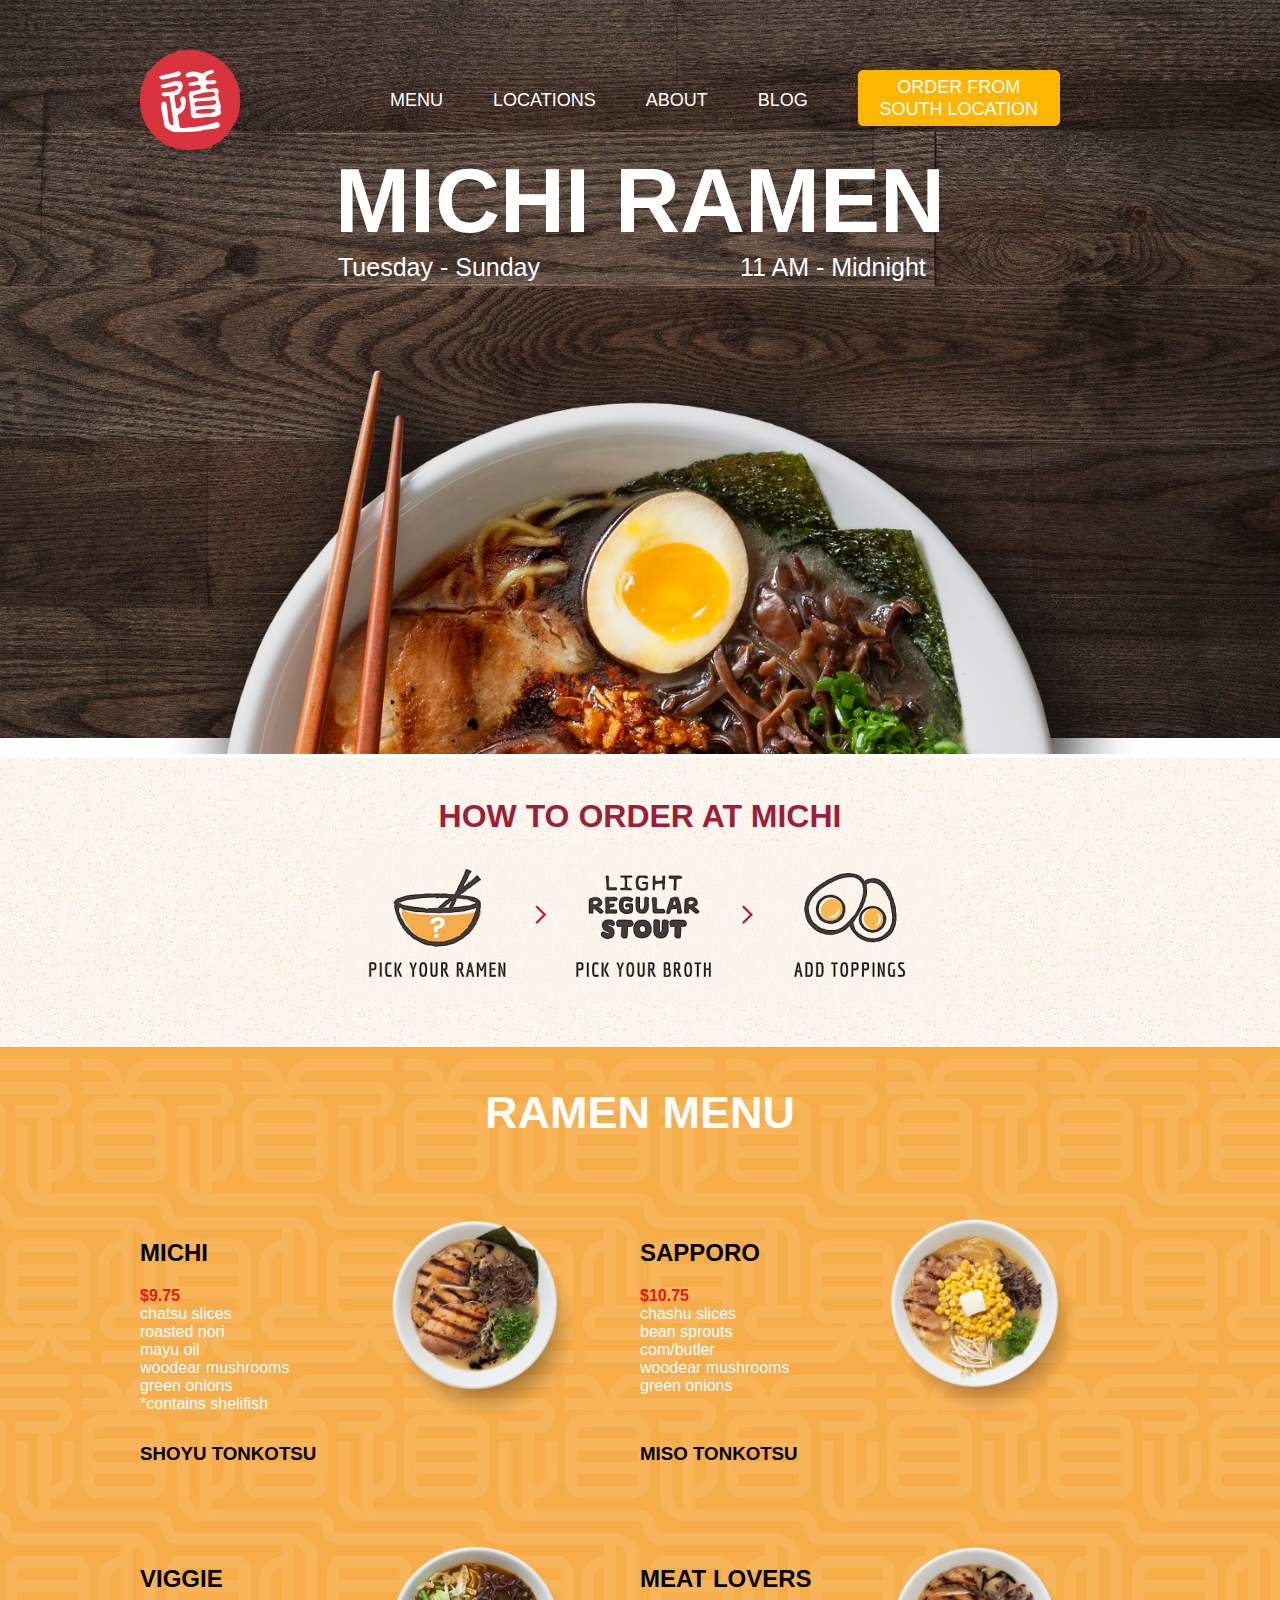
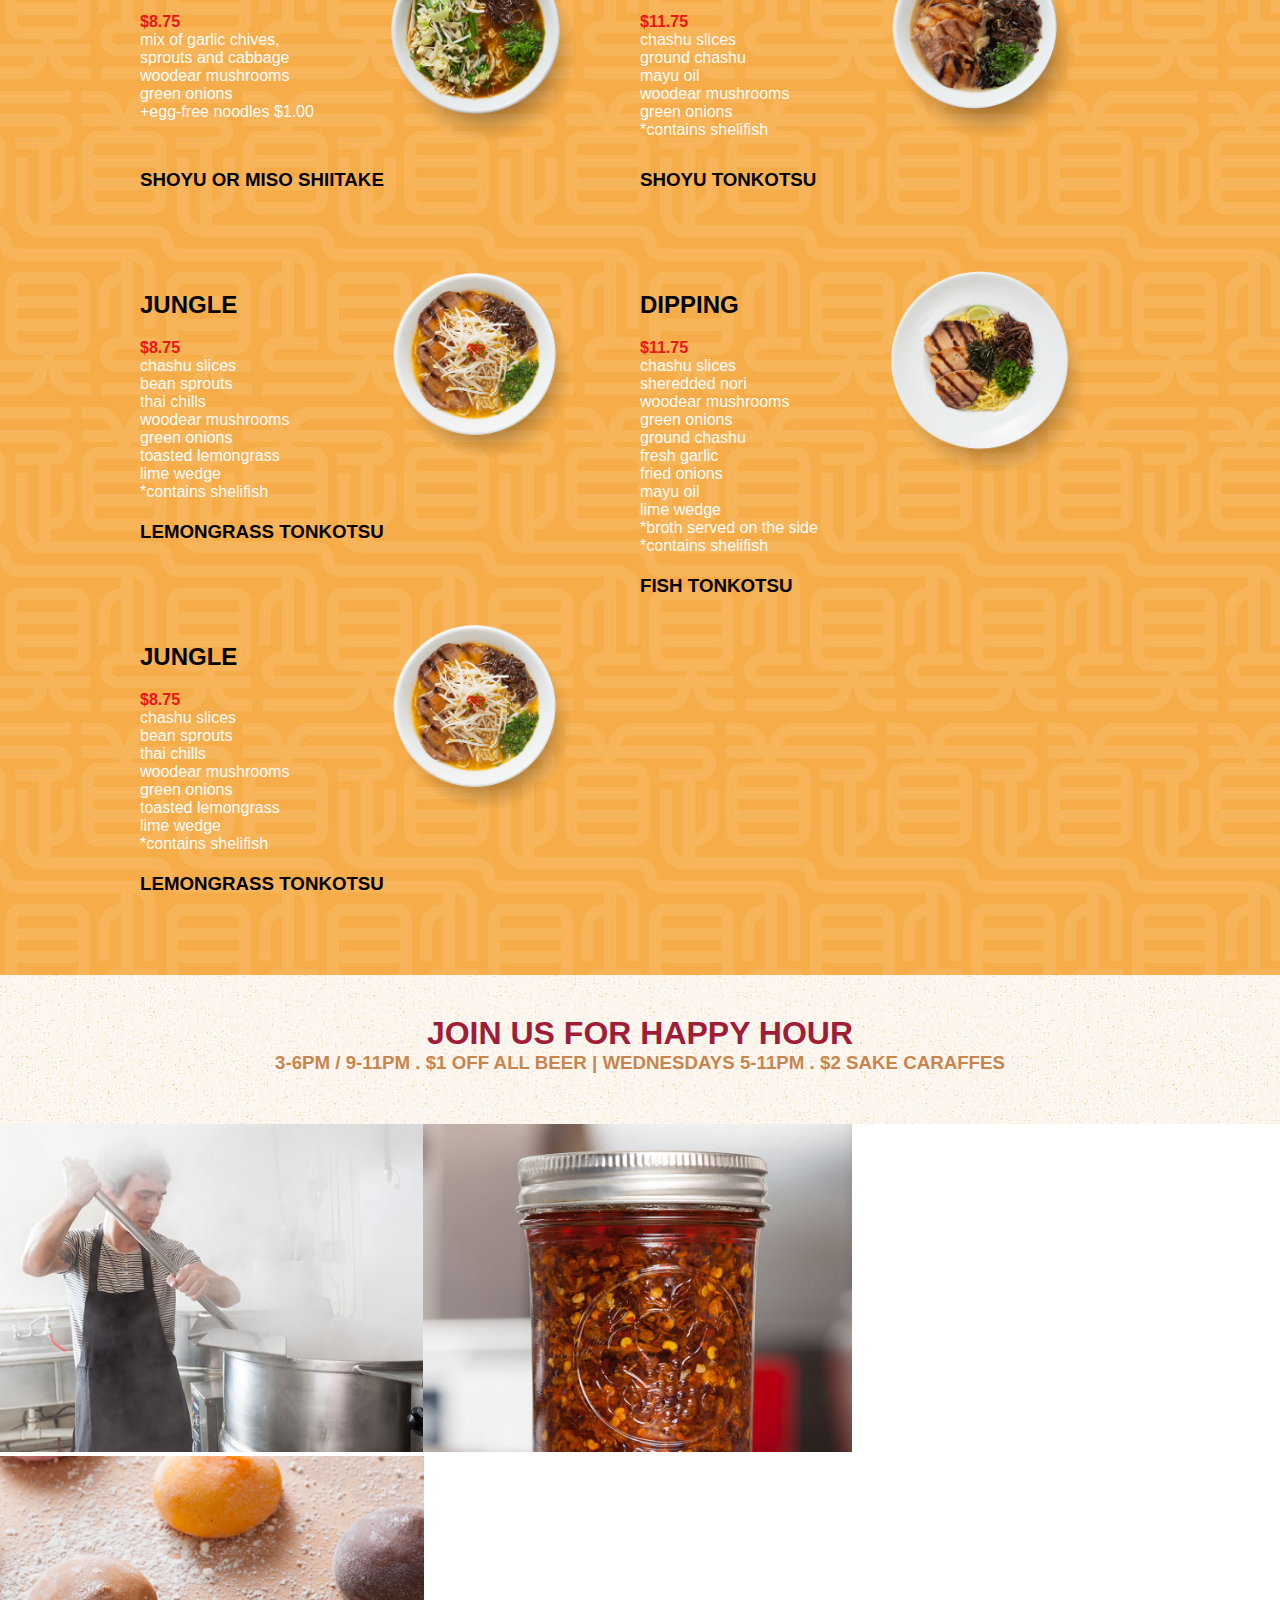
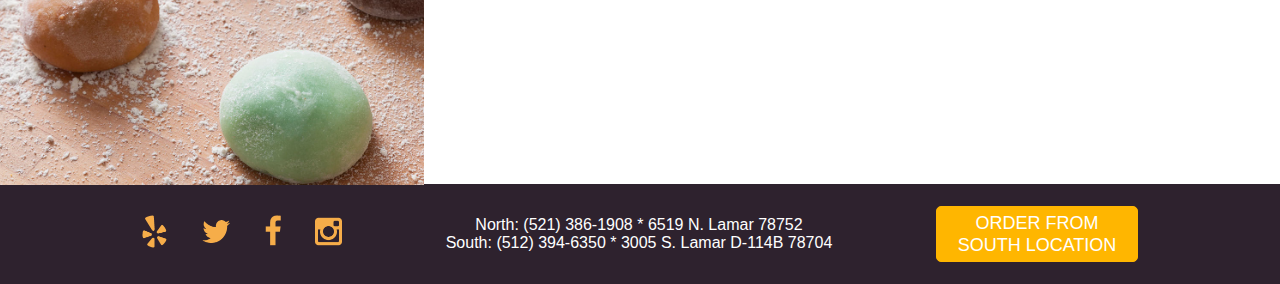
<file: index.html>
<!DOCTYPE html>
<html>
  <head>
    <meta charset="utf-8">
    <title>Michi Ramen</title>
    <link rel="stylesheet" href="style.css" media="screen" title="no title" charset="utf-8">
    <link href="images/favicon.ico" rel="shortcut icon"/>
  </head>
  <body>
    <div class="container">
      <header>
        <div class="flex">
          <div class="left">
            <img src="images/logo.png" />
          </div><!-- /flexLeft -->
          <div class="right">
            <ul>
              <li><a href="menu.html">MENU</a></li>
              <li><a href="location.html">LOCATIONS</a></li>
              <li><a href="about.html">ABOUT</a></li>
              <li><a href="blog.html">BLOG</a></li>
              <li><a class="button" href="">ORDER FROM SOUTH LOCATION</a></li>
            </ul>
          </div><!-- /flexRight -->
        </div><!-- /flex -->
        <div class="schedule">
          <h1>MICHI RAMEN</h1>
            <p class="pLeft">Tuesday - Sunday</p>
            <p class="pRight">11 AM - Midnight</p>
        </div><!-- /schedule -->
        <div class="wraping">
          <img src="images/hero-image-2.png" alt="" />
        </div><!-- /wraping -->
      </header><!-- /header -->
    </div><!-- /container -->

    <div id="order">
      <h1>HOW TO ORDER AT MICHI</h1>
      <div class="orderContainer">
        <img src="images/order.png" alt="" />
			</div><!-- /orderContainer -->
    </div><!-- /order -->

    <article>
			<div class="articleContainer">
				<h1>RAMEN MENU</h1>
				<div class="articleLeft">
					<div class="content1">
						<div class="cLeft">
							<h2>MICHI</h2>
							<h4>$9.75</h4>
							<p>chatsu slices</p>
							<p>roasted nori</p>
							<p>mayu oil</p>
							<p>woodear mushrooms</p>
							<p>green onions</p>
							<p>*contains shelifish</p>
						</div><!-- /cLeft -->
						<div class="cRight">
							<img src="images/michi.png" alt="" />
						</div><!-- /cRight -->
						<div class="title">
							<h3>SHOYU TONKOTSU</h3>
						</div><!-- /title -->
					</div><!-- /content1 -->
					<div class="content1">
						<div class="cLeft">
							<h2>VIGGIE</h2>
							<h4>$8.75</h4>
							<p>mix of garlic chives,</p>
							<p>sprouts and cabbage</p>
							<p>woodear mushrooms</p>
							<p>green onions</p>
							<p>+egg-free noodles $1.00</p>
						</div><!-- /cLeft -->
						<div class="cRight">
							<img src="images/veggie.png" alt="" />
						</div>
						<div class="title">
							<h3>SHOYU OR MISO SHIITAKE</h3>
						</div><!-- /title -->
					</div><!-- /content1 -->
					<div class="content1">
						<div class="cLeft">
							<h2>JUNGLE</h2>
							<h4>$8.75</h4>
							<p>chashu slices</p>
							<p>bean sprouts</p>
							<p>thai chills</p>
							<p>woodear mushrooms</p>
							<p>green onions</p>
							<p>toasted lemongrass</p>
							<p>lime wedge</p>
							<p>*contains shelifish</p>
						</div><!-- /cLeft -->
						<div class="cRight">
							<img src="images/jungle.png" alt="" />
						</div><!-- /cRight -->
						<div class="title">
							<h3>LEMONGRASS TONKOTSU</h3>
						</div><!-- /title -->
					</div><!-- /content1 -->
					<div class="content1">
						<div class="cLeft">
							<h2>JUNGLE</h2>
							<h4>$8.75</h4>
							<p>chashu slices</p>
							<p>bean sprouts</p>
							<p>thai chills</p>
							<p>woodear mushrooms</p>
							<p>green onions</p>
							<p>toasted lemongrass</p>
							<p>lime wedge</p>
							<p>*contains shelifish</p>
						</div><!-- /cLeft -->
						<div class="cRight">
							<img src="images/jungle.png" alt="" />
						</div><!-- /cRight -->
						<div class="title">
							<h3>LEMONGRASS TONKOTSU</h3>
						</div><!-- /title -->
					</div><!-- /content1 -->
				</div><!-- /articleLeft -->

        <div class="articleRight">
  				<div class="content1">
  					<div class="cLeft">
  						<h2>SAPPORO</h2>
  						<h4>$10.75</h4>
  						<p>chashu slices</p>
  						<p>bean sprouts</p>
  						<p>com/butler</p>
  						<p>woodear mushrooms</p>
  						<p>green onions</p>
  					</div><!-- /cLeft -->
  					<div class="cRight">
  						<img src="images/sapporo.png" alt="" />
  					</div><!-- /cRight -->
  					<div class="title">
  						<h3>MISO TONKOTSU</h3>
  					</div><!-- /title -->
  				</div><!-- /content1 -->
  				<div class="content1">
  					<div class="cLeft">
  						<h2>MEAT LOVERS</h2>
  						<h4>$11.75</h4>
  						<p>chashu slices</p>
  						<p>ground chashu</p>
  						<p>mayu oil</p>
  						<p>woodear mushrooms</p>
  						<p>green onions</p>
  						<p>*contains shelifish</p>
  					</div>
  					<div class="cRight">
  						<img src="images/meat.png" alt="" />
  					</div><!-- /cRight -->
  					<div class="title">
  						<h3>SHOYU TONKOTSU</h3>
  					</div><!-- /title -->
  				</div><!-- /content1 -->
  				<div class="content1">
  					<div class="cLeft">
  						<h2>DIPPING</h2>
  						<h4>$11.75</h4>
  						<p>chashu slices</p>
  						<p>sheredded nori</p>
  						<p>woodear mushrooms</p>
  						<p>green onions</p>
  						<p>ground chashu</p>
  						<p>fresh garlic</p>
  						<p>fried onions</p>
  						<p>mayu oil</p>
  						<p>lime wedge</p>
  						<p>*broth served on the side</p>
  						<p>*contains shelifish</p>
  					</div><!-- /cLeft -->
  					<div class="cRight">
  						<img src="images/dipping.png" alt="" />
  					</div><!-- /cRight -->
  					<div class="title">
  						<h3>FISH TONKOTSU</h3>
  					</div><!-- /title -->
  				</div><!-- /content1 -->
  			</div><!-- /articleRight -->
      </div><!-- /articleContainer -->
    </article><!-- /article -->

    <div id="join">
			<h1>JOIN US FOR HAPPY HOUR</h1>
			<h3>3-6PM / 9-11PM . $1 OFF ALL BEER | WEDNESDAYS 5-11PM . $2 SAKE CARAFFES</h3>
		</div><!-- /join -->

    <div class="imgFooter">
			<div class="img1">
				<img src="images/Broth.jpg" alt="" />
				<img src="images/Spices.jpg" alt="" />
				<img src="images/Mochi.jpg" alt="" />
			</div><!-- /img1 -->
		</div><!-- /imgFooter -->

    <footer>
			<div class="container">
				<table>
					<tr>
						<td class="imgFooter">
							<img src="images/social-sprite.png" alt="" />
						</td>
						<td class="container">
							<p>North: (521) 386-1908 * 6519 N. Lamar 78752</p>
							<p>South: (512) 394-6350 * 3005 S. Lamar D-114B 78704</p>
						</td>
						<td class="button">
			 			 	<a href=""><center>ORDER FROM SOUTH LOCATION</center></a>
						</td>
					</tr>
				</table>
			</div><!-- /container -->
		</footer><!-- /footer -->
  </body><!-- /body -->
</html><!-- /html -->
</file>
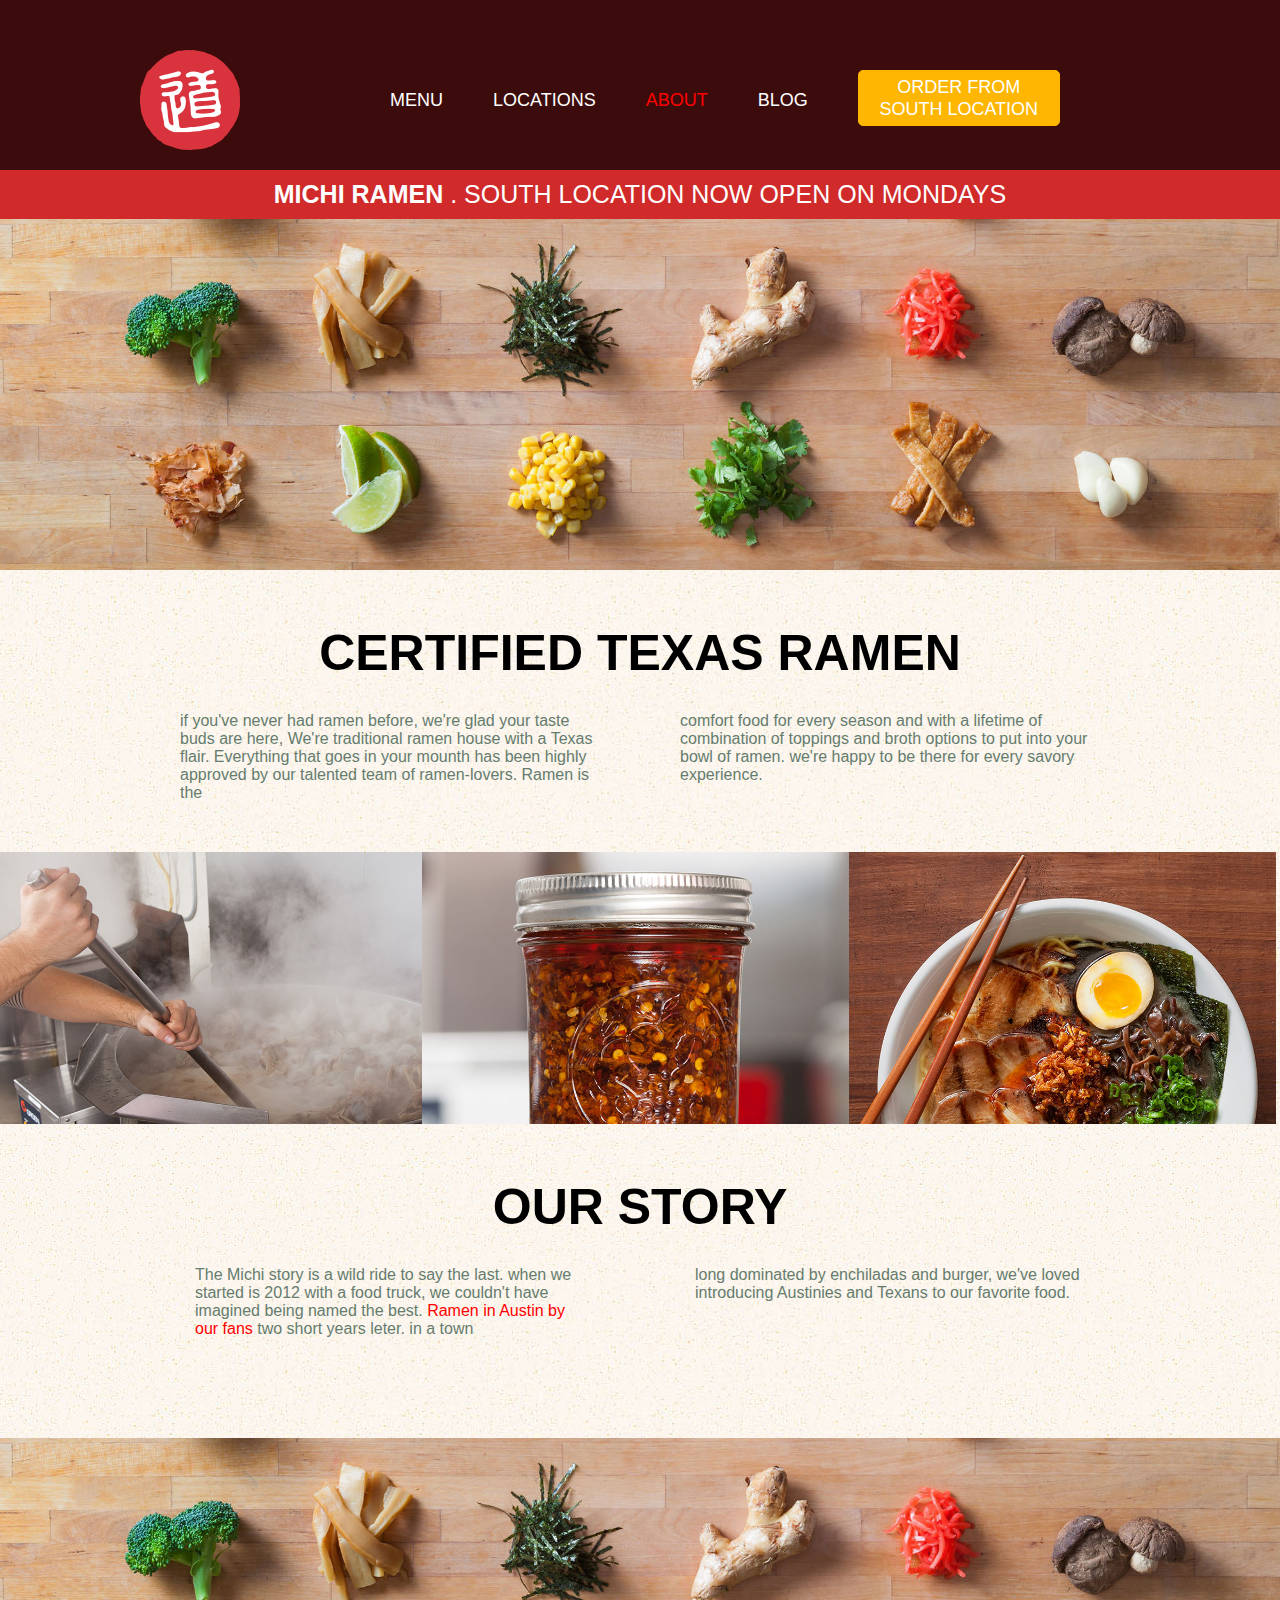
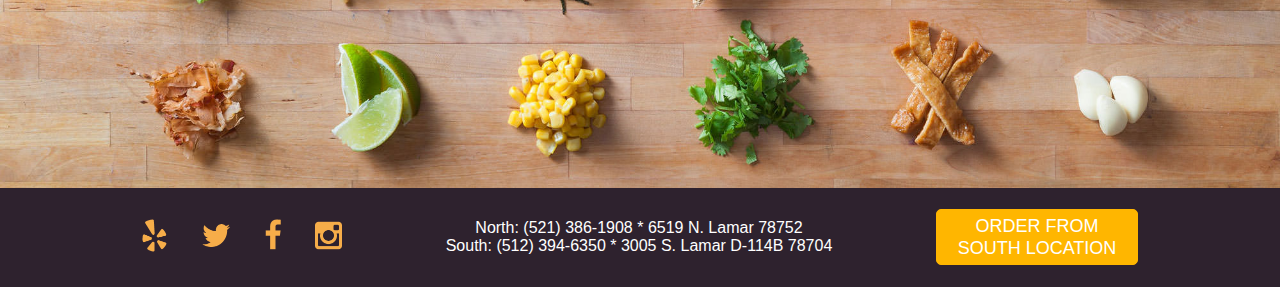
<file: about.html>
<!DOCTYPE html>
<html>
  <head>
    <meta charset="utf-8">
    <title>About Michi Ramen</title>
    <link rel="stylesheet" href="styleabout.css" media="screen" title="no title" charset="utf-8">
    <link href="images/favicon.ico" rel="shortcut icon"/>
  </head>
  <body>
    <header>
      <div class="container">
        <div class="flex">
          <div class="left">
            <a href="index.html"><img src="images/logo.png" /></a>
          </div><!-- /flexLeft -->
          <div class="right">
            <ul>
              <li><a href="menu.html">MENU</a></li>
              <li><a href="location.html">LOCATIONS</a></li>
              <li><a class="active" href="">ABOUT</a></li>
              <li><a href="blog.html">BLOG</a></li>
              <li><a class="button" href="">ORDER FROM SOUTH LOCATION</a></li>
            </ul>
          </div><!-- /flexRight -->
        </div><!-- /flex -->
      </div><!-- /container -->
    </header><!-- /header -->

    <div class="location">
      <div class="container">
        <p><strong>MICHI RAMEN</strong> . SOUTH LOCATION NOW OPEN ON MONDAYS</p>
      </div><!-- /container -->
    </div><!-- /location -->

    <img src="images/about/toppings-2.jpg" alt="" />

    <div class="certified">
      <div class="container">
        <h1>CERTIFIED TEXAS RAMEN</h1>
        <div class="certifiedLeft">
          <p>
            if you've never had ramen before, we're glad your
            taste buds are here, We're traditional ramen
            house with a Texas flair. Everything that goes in
            your mounth has been highly approved by our
            talented team of ramen-lovers. Ramen is the
          </p>
        </div><!-- /certifiedLeft -->
        <div class="certifiedRight">
          <p>
            comfort food for every season and with a lifetime
            of combination of toppings and broth options to
            put into your bowl of ramen. we're happy to be
            there for every savory experience.
          </p>
        </div><!-- /certifiedRight -->
      </div><!-- /container -->
    </div><!-- /certified -->

    <div class="img1">
      <img src="images/about/Alt-image.jpg" alt="" />
      <img src="images/about/Alt-image-2.jpg" alt="" />
      <img src="images/about/Alt-image-3.jpg" alt="" />
    </div><!-- /img1 -->

    <div class="story">
      <div class="container">
        <h1>OUR STORY</h1>
        <div class="storyLeft">
          <p>
            The Michi story is a wild ride to say the last. when
            we started is 2012 with a food truck, we couldn't
            have imagined being named the best. <span>Ramen in
            Austin by our fans</span> two short years leter. in a town
          </p>
        </div><!-- /storyLeft -->
        <div class="storyRight">
          <p>
            long dominated by enchiladas and burger,
            we've loved introducing Austinies and Texans to
            our favorite food.
          </p>
        </div><!-- /storyRight -->
      </div><!-- /container -->
    </div><!-- /story -->

    <img src="images/about/toppings-2.jpg" alt="" />

    <footer>
			<div class="container">
				<table>
					<tr>
						<td class="imgFooter">
							<img src="images/social-sprite.png" alt="" />
						</td>
						<td class="container">
							<p>North: (521) 386-1908 * 6519 N. Lamar 78752</p>
							<p>South: (512) 394-6350 * 3005 S. Lamar D-114B 78704</p>
						</td>
						<td class="button">
			 			 	<a href=""><center>ORDER FROM SOUTH LOCATION</center></a>
						</td>
					</tr>
				</table>
			</div><!-- /container -->
		</footer><!-- /footer -->

  </body>
</html>
</file>
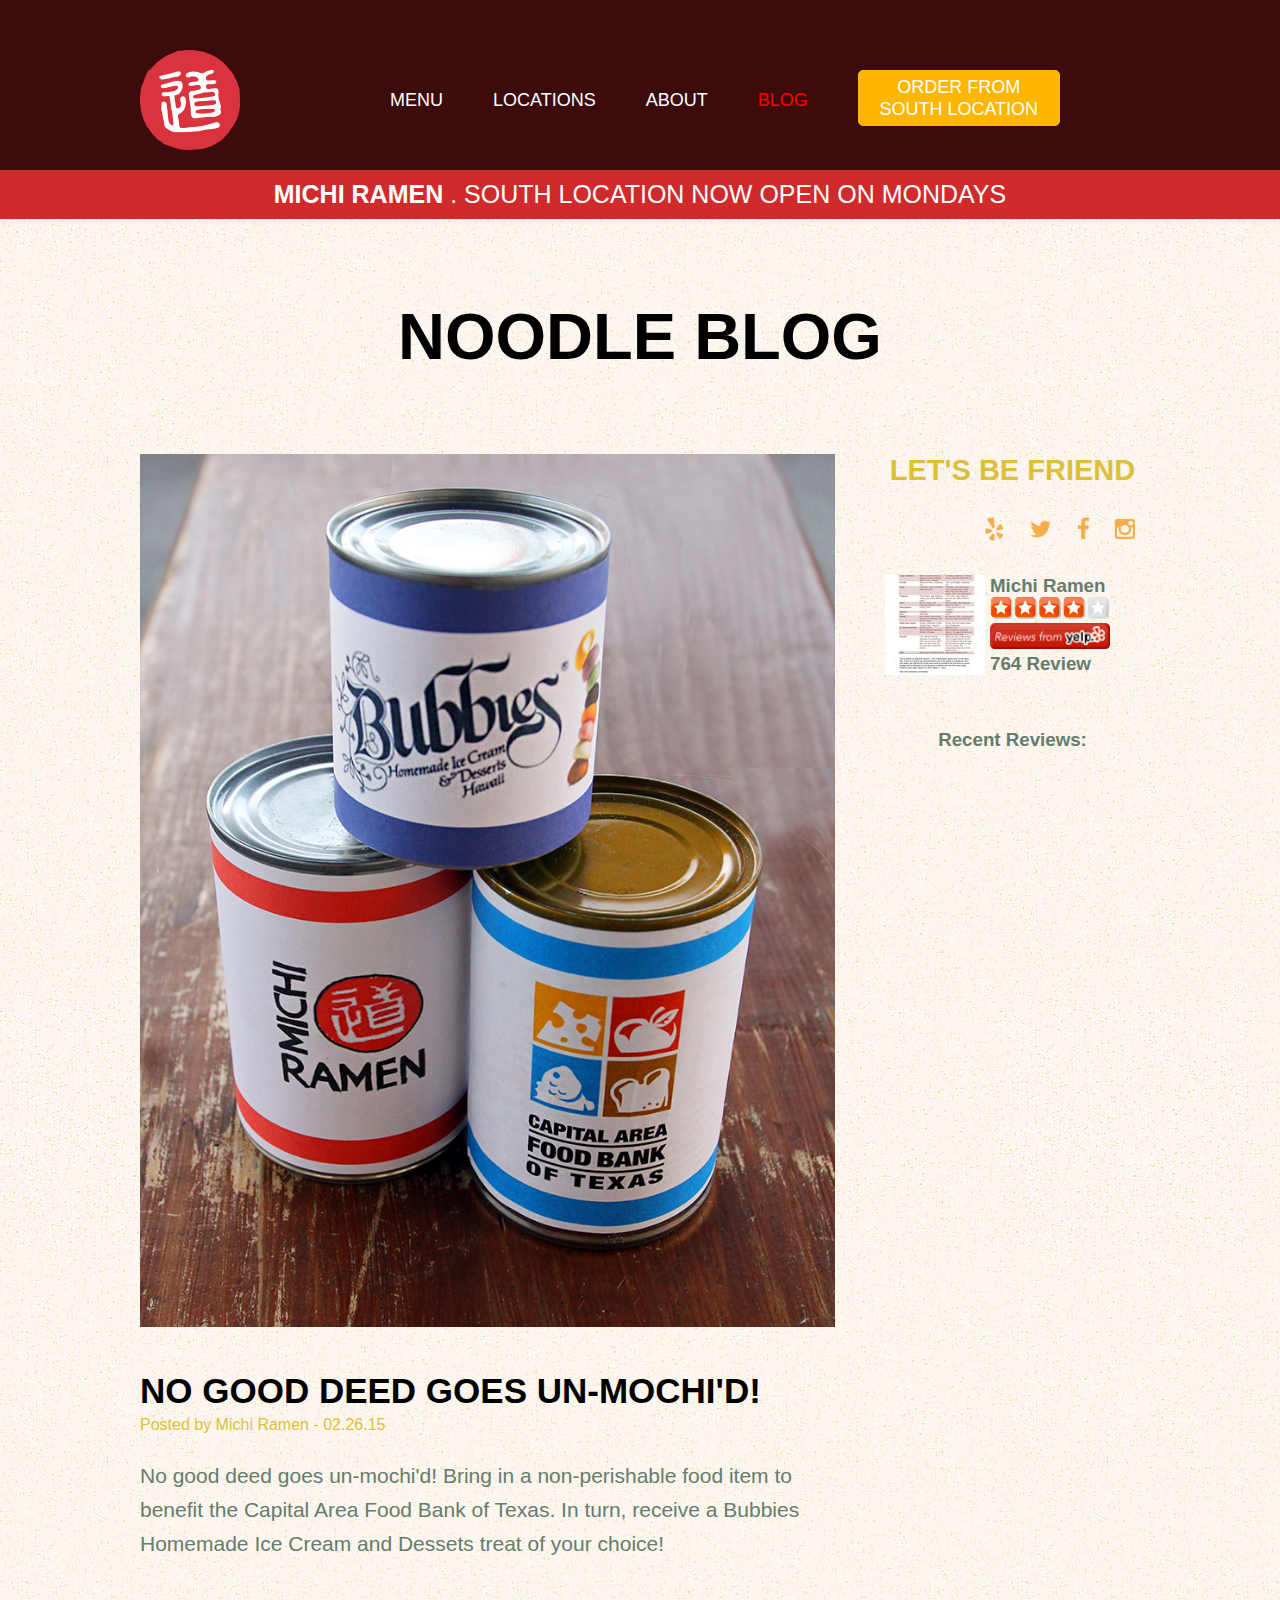
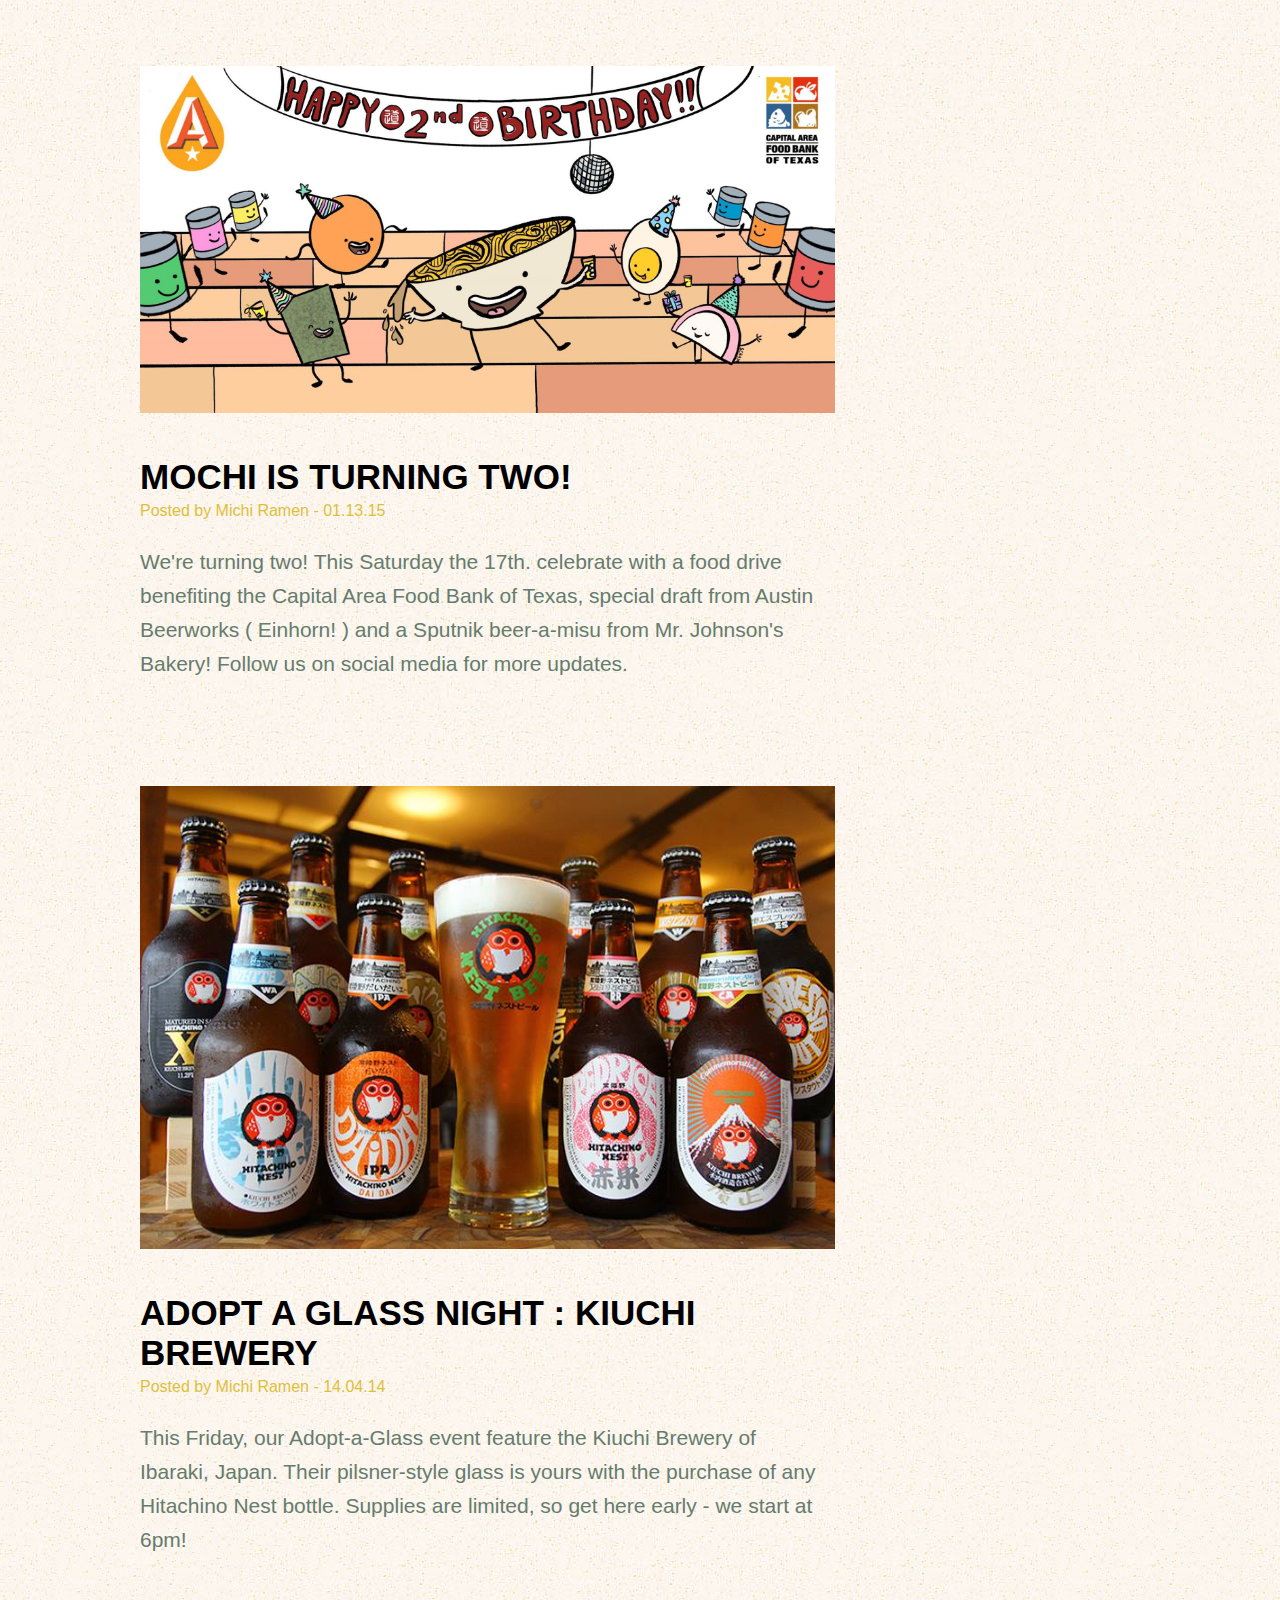
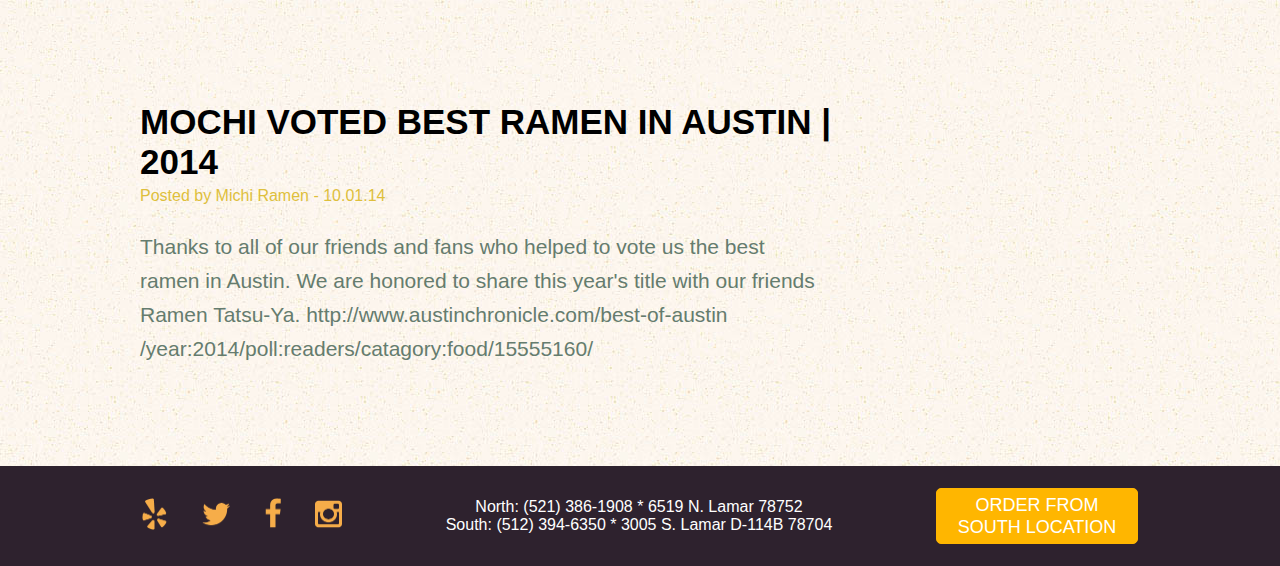
<file: blog.html>
<!DOCTYPE html>
<html>
  <head>
    <meta charset="utf-8">
    <title>Blog Michi Ramen</title>
    <link rel="stylesheet" href="styleblog.css" media="screen" title="no title" charset="utf-8">
    <link href="images/favicon.ico" rel="shortcut icon"/>
  </head>
  <body>
    <header>
      <div class="container">
        <div class="flex">
          <div class="left">
            <a href="index.html"><img src="images/logo.png" /></a>
          </div><!-- /flexLeft -->
          <div class="right">
            <ul>
              <li><a href="menu.html">MENU</a></li>
              <li><a href="location.html">LOCATIONS</a></li>
              <li><a href="about.html">ABOUT</a></li>
              <li><a class="active" href="">BLOG</a></li>
              <li><a class="button" href="">ORDER FROM SOUTH LOCATION</a></li>
            </ul>
          </div><!-- /flexRight -->
        </div><!-- /flex -->
      </div><!-- /container -->
    </header><!-- /header -->

    <div class="location">
      <div class="container">
        <p><strong>MICHI RAMEN</strong> . SOUTH LOCATION NOW OPEN ON MONDAYS</p>
      </div><!-- /container -->
    </div><!-- /location -->

    <article>
      <div class="container">
        <h1>NOODLE BLOG</h1>
        <div class="articleLeft">
          <div class="content">
            <img src="images/blog/cans.jpg" alt="" />
            <h2>NO GOOD DEED GOES UN-MOCHI'D!</h2>
            <div class="posted">
              Posted by Michi Ramen - 02.26.15
            </div>
            <p>No good deed goes un-mochi'd! Bring in a non-perishable food item to</p>
            <p>benefit the Capital Area Food Bank of Texas. In turn, receive a Bubbies</p>
            <p>Homemade Ice Cream and Dessets treat of your choice!</p>
          </div><!-- /contents -->
          <div class="content">
            <img src="images/blog/content2.jpg" alt="" />
            <h2>MOCHI IS TURNING TWO!</h2>
            <div class="posted">
              Posted by Michi Ramen - 01.13.15
            </div>
            <p>We're turning two! This Saturday the 17th. celebrate with a food drive</p>
            <p>benefiting the Capital Area Food Bank of Texas, special draft from Austin</p>
            <p>Beerworks ( Einhorn! ) and a Sputnik beer-a-misu from Mr. Johnson's</p>
            <p>Bakery! Follow us on social media for more updates.</p>
          </div><!-- /contents -->
          <div class="content">
            <img src="images/blog/content3.jpg" alt="" />
            <h2>ADOPT A GLASS NIGHT : KIUCHI BREWERY</h2>
            <div class="posted">
              Posted by Michi Ramen - 14.04.14
            </div>
            <p>This Friday, our Adopt-a-Glass event feature the Kiuchi Brewery of</p>
            <p>Ibaraki, Japan. Their pilsner-style glass is yours with the purchase of any</p>
            <p>Hitachino Nest bottle. Supplies are limited, so get here early - we start at</p>
            <p>6pm!</p>
          </div><!-- /contents -->
          <div class="content">
            <h2>MOCHI VOTED BEST RAMEN IN AUSTIN | 2014</h2>
            <div class="posted">
              Posted by Michi Ramen - 10.01.14
            </div>
            <p>Thanks to all of our friends and fans who helped to vote us the best</p>
            <p>ramen in Austin. We are honored to share this year's title with our friends</p>
            <p>Ramen Tatsu-Ya. http://www.austinchronicle.com/best-of-austin</p>
            <p>/year:2014/poll:readers/catagory:food/15555160/</p>
          </div><!-- /contents -->
        </div><!-- /articleLeft -->

        <div class="articleRight">
          <div class="sosial">
            <h2>LET'S BE FRIEND</h2>
            <img src="images/blog/social-sprite.png" alt="" />
          </div><!-- /sosial -->
          <div class="review">
            <div class="left">
              <img src="images/blog/ms.jpg" alt="" />
            </div>
            <div class="right">
              <h3>Michi Ramen</h3>
              <img src="images/blog/stars_large_4.png" alt="" />
              <img src="images/blog/review.gif" alt="" />
              <h3>764 Review</h3>
            </div>
          </div><!-- /review -->
          <div class="recent">
            <h3>Recent Reviews:</h3>
          </div>

          <div class="content">

          </div><!-- /content -->
        </div><!-- /articleRight -->
      </div><!-- /container -->
    </article><!-- /article -->

    <footer>
			<div class="container">
				<table>
					<tr>
						<td class="imgFooter">
							<img src="images/social-sprite.png" alt="" />
						</td>
						<td class="container">
							<p>North: (521) 386-1908 * 6519 N. Lamar 78752</p>
							<p>South: (512) 394-6350 * 3005 S. Lamar D-114B 78704</p>
						</td>
						<td class="button">
			 			 	<a href=""><center>ORDER FROM SOUTH LOCATION</center></a>
						</td>
					</tr>
				</table>
			</div><!-- /container -->
		</footer><!-- /footer -->

  </body>
</html>
</file>
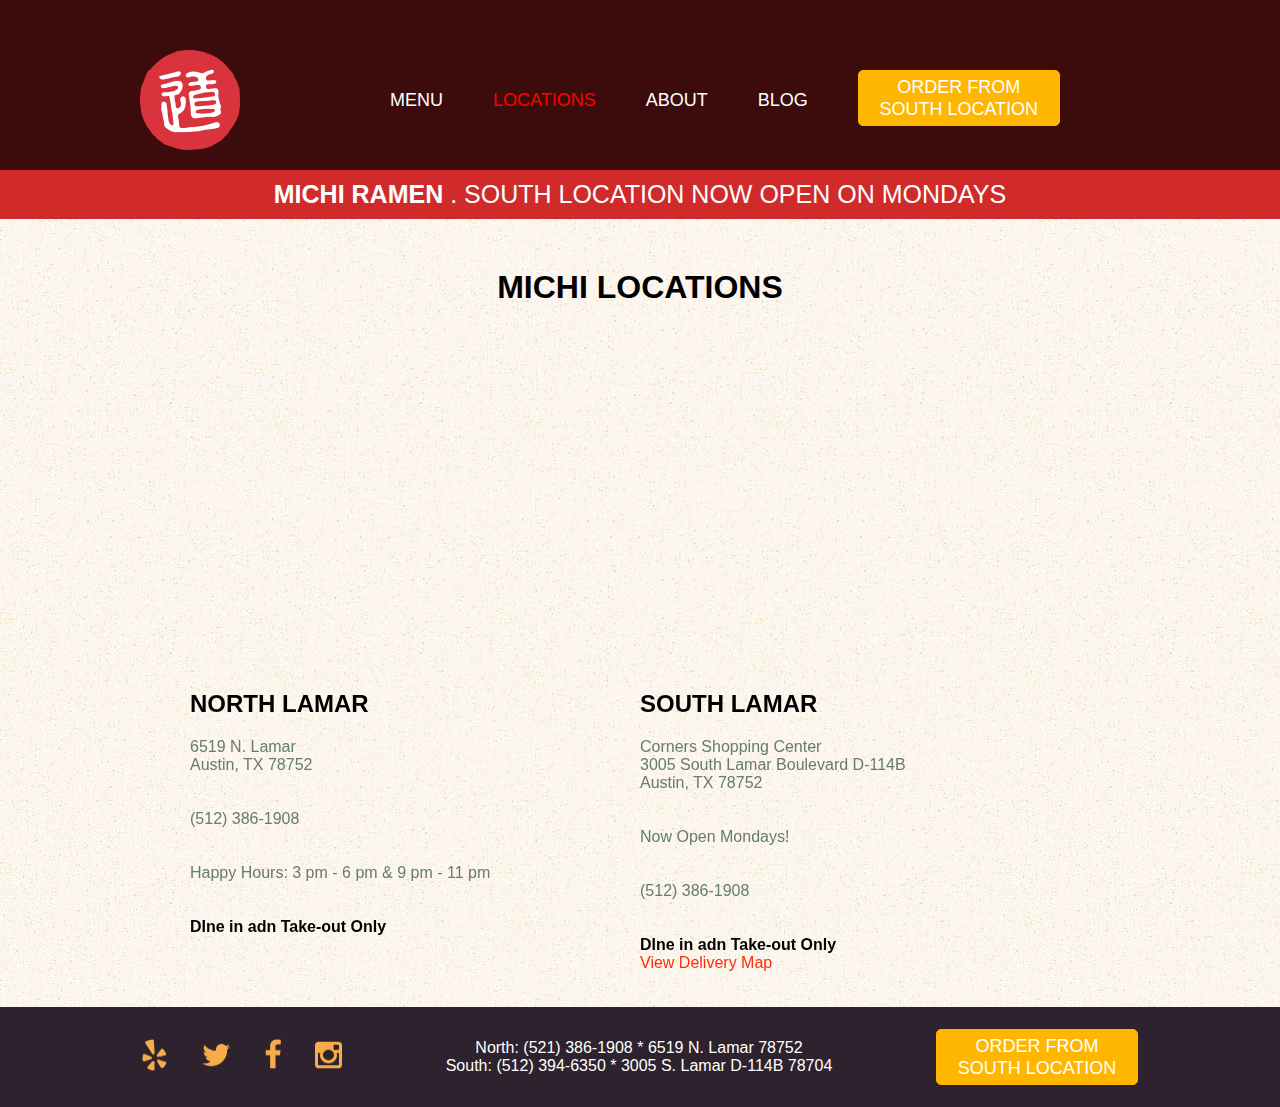
<file: location.html>
<!DOCTYPE html>
<html>
  <head>
    <meta charset="utf-8">
    <title>Location Michi Ramen</title>
    <link rel="stylesheet" href="stylelocation.css" media="screen" title="no title" charset="utf-8">
    <link href="images/favicon.ico" rel="shortcut icon"/>
  </head>
  <body>
    <header>
      <div class="container">
        <div class="flex">
          <div class="left">
            <a href="index.html"><img src="images/logo.png" /></a>
          </div><!-- /flexLeft -->
          <div class="right">
            <ul>
              <li><a href="menu.html">MENU</a></li>
              <li><a class="active" href="">LOCATIONS</a></li>
              <li><a href="about.html">ABOUT</a></li>
              <li><a href="blog.html">BLOG</a></li>
              <li><a class="button" href="">ORDER FROM SOUTH LOCATION</a></li>
            </ul>
          </div><!-- /flexRight -->
        </div><!-- /flex -->
      </div><!-- /container -->
    </header><!-- /header -->

    <div class="location">
      <div class="container">
        <p><strong>MICHI RAMEN</strong> . SOUTH LOCATION NOW OPEN ON MONDAYS</p>
      </div><!-- /container -->
    </div><!-- /location -->

    <div class="mapping">
      <div class="container">
        <h1>MICHI LOCATIONS</h1>
        <div class="mappingLeft">
          <iframe src="https://www.google.com/maps/embed?pb=!1m18!1m12!1m3!1d3967.2764253645732!2d106.70689191435936!3d-6.093417961470246!2m3!1f0!2f0!3f0!3m2!1i1024!2i768!4f13.1!3m3!1m2!1s0x2e6a03267f7e6a03%3A0x9bd60ce57b90ace8!2sDadap+Residence!5e0!3m2!1sid!2sid!4v1454761788181" width="400" height="300" frameborder="0" style="border:0" allowfullscreen></iframe>
          <h2>NORTH LAMAR</h2>
          <p>6519 N. Lamar</p>
          <p>Austin, TX 78752</p><br><br>
          <p>(512) 386-1908</p><br><br>
          <p>Happy Hours: 3 pm - 6 pm & 9 pm - 11 pm</p><br><br>
          <p>
            <strong>DIne in adn Take-out Only</strong>
          </p>
        </div><!-- /mappingLeft -->
        <div class="mappingRight">
          <iframe src="https://www.google.com/maps/embed?pb=!1m18!1m12!1m3!1d3967.2764253645732!2d106.70689191435936!3d-6.093417961470246!2m3!1f0!2f0!3f0!3m2!1i1024!2i768!4f13.1!3m3!1m2!1s0x2e6a03267f7e6a03%3A0x9bd60ce57b90ace8!2sDadap+Residence!5e0!3m2!1sid!2sid!4v1454761788181" width="400" height="300" frameborder="0" style="border:0" allowfullscreen></iframe>
          <h2>SOUTH LAMAR</h2>
          <p>Corners Shopping Center</p>
          <p>3005 South Lamar Boulevard D-114B</p>
          <p>Austin, TX 78752</p><br><br>
          <p>Now Open Mondays!</p><br><br>
          <p>(512) 386-1908</p><br><br>
          <p>
            <strong>DIne in adn Take-out Only</strong>
          </p>
          <a href="#">View Delivery Map</a>
        </div><!-- /mappingRight -->
      </div><!-- /container -->
    </div><!-- /mapping -->

    <footer>
			<div class="container">
				<table>
					<tr>
						<td class="imgFooter">
							<img src="images/social-sprite.png" alt="" />
						</td>
						<td class="container">
							<p>North: (521) 386-1908 * 6519 N. Lamar 78752</p>
							<p>South: (512) 394-6350 * 3005 S. Lamar D-114B 78704</p>
						</td>
						<td class="button">
			 			 	<a href=""><center>ORDER FROM SOUTH LOCATION</center></a>
						</td>
					</tr>
				</table>
			</div><!-- /container -->
		</footer><!-- /footer -->

  </body>
</html>
</file>
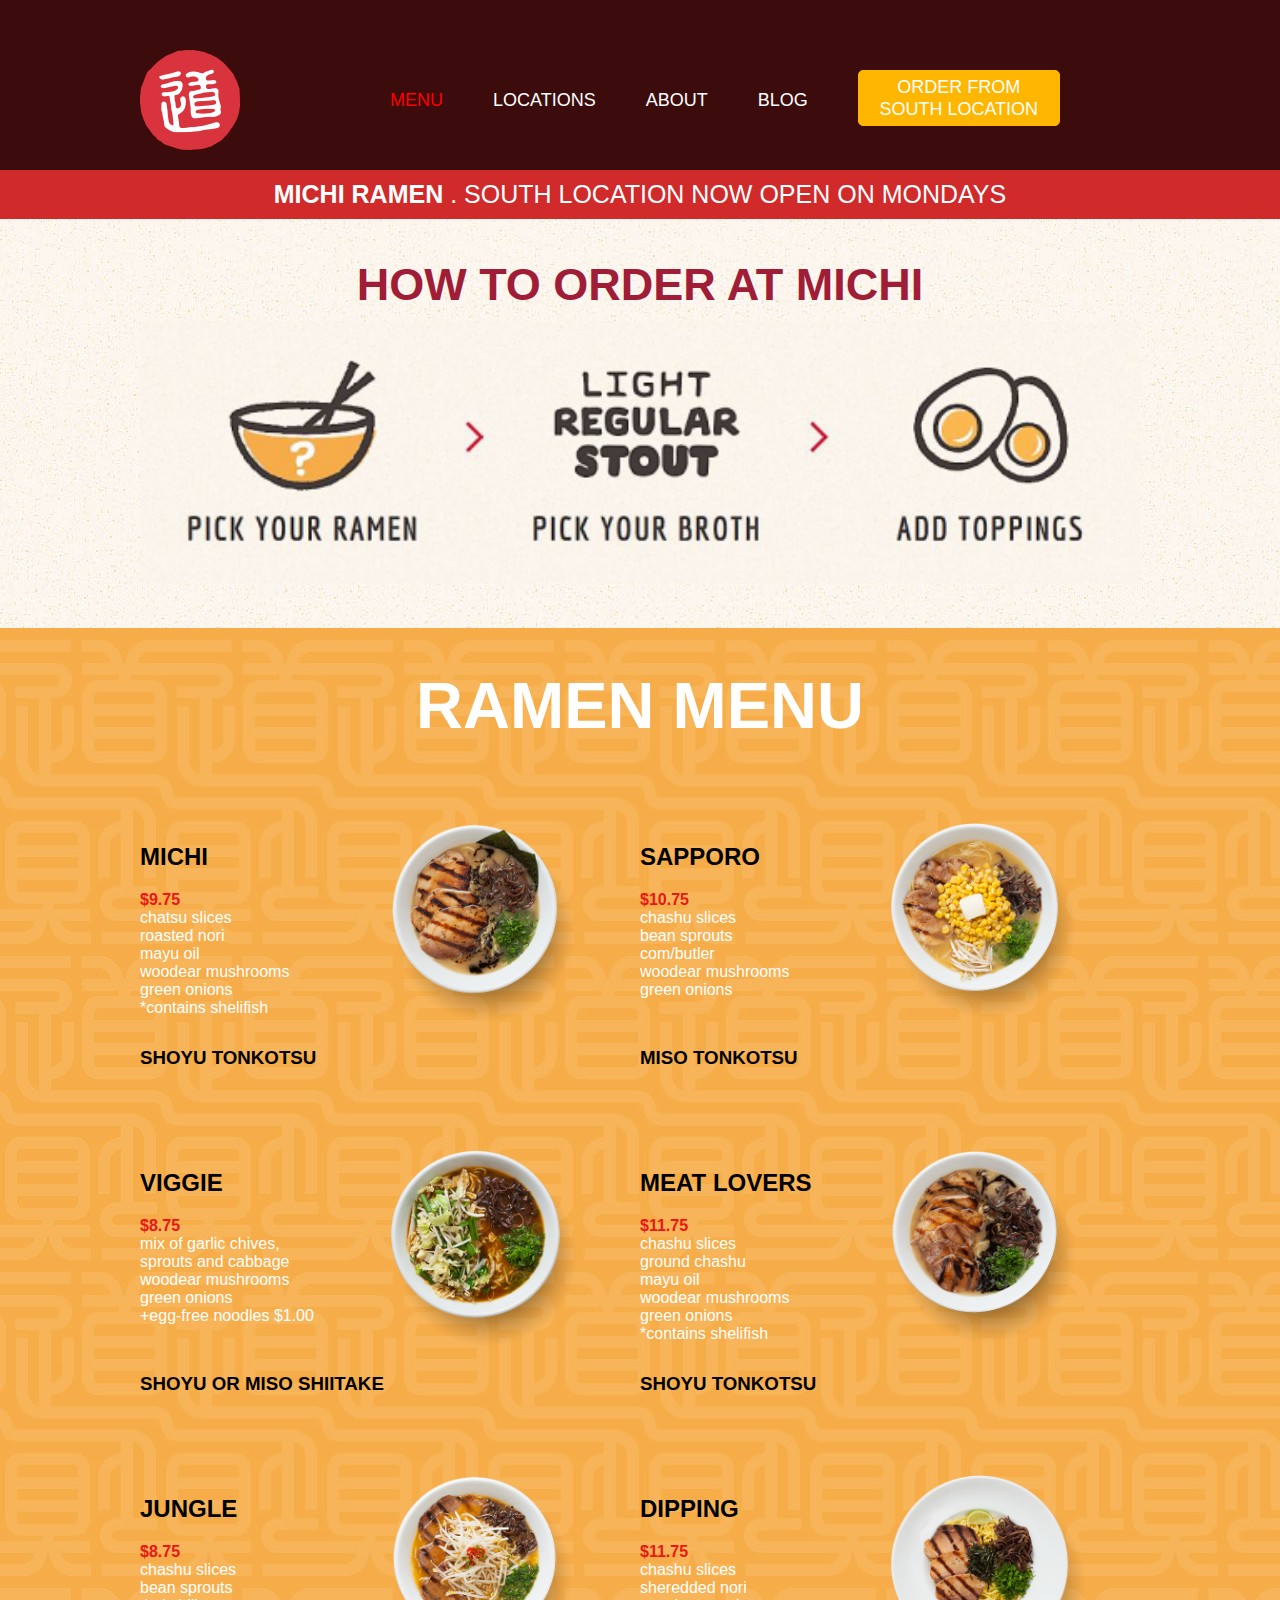
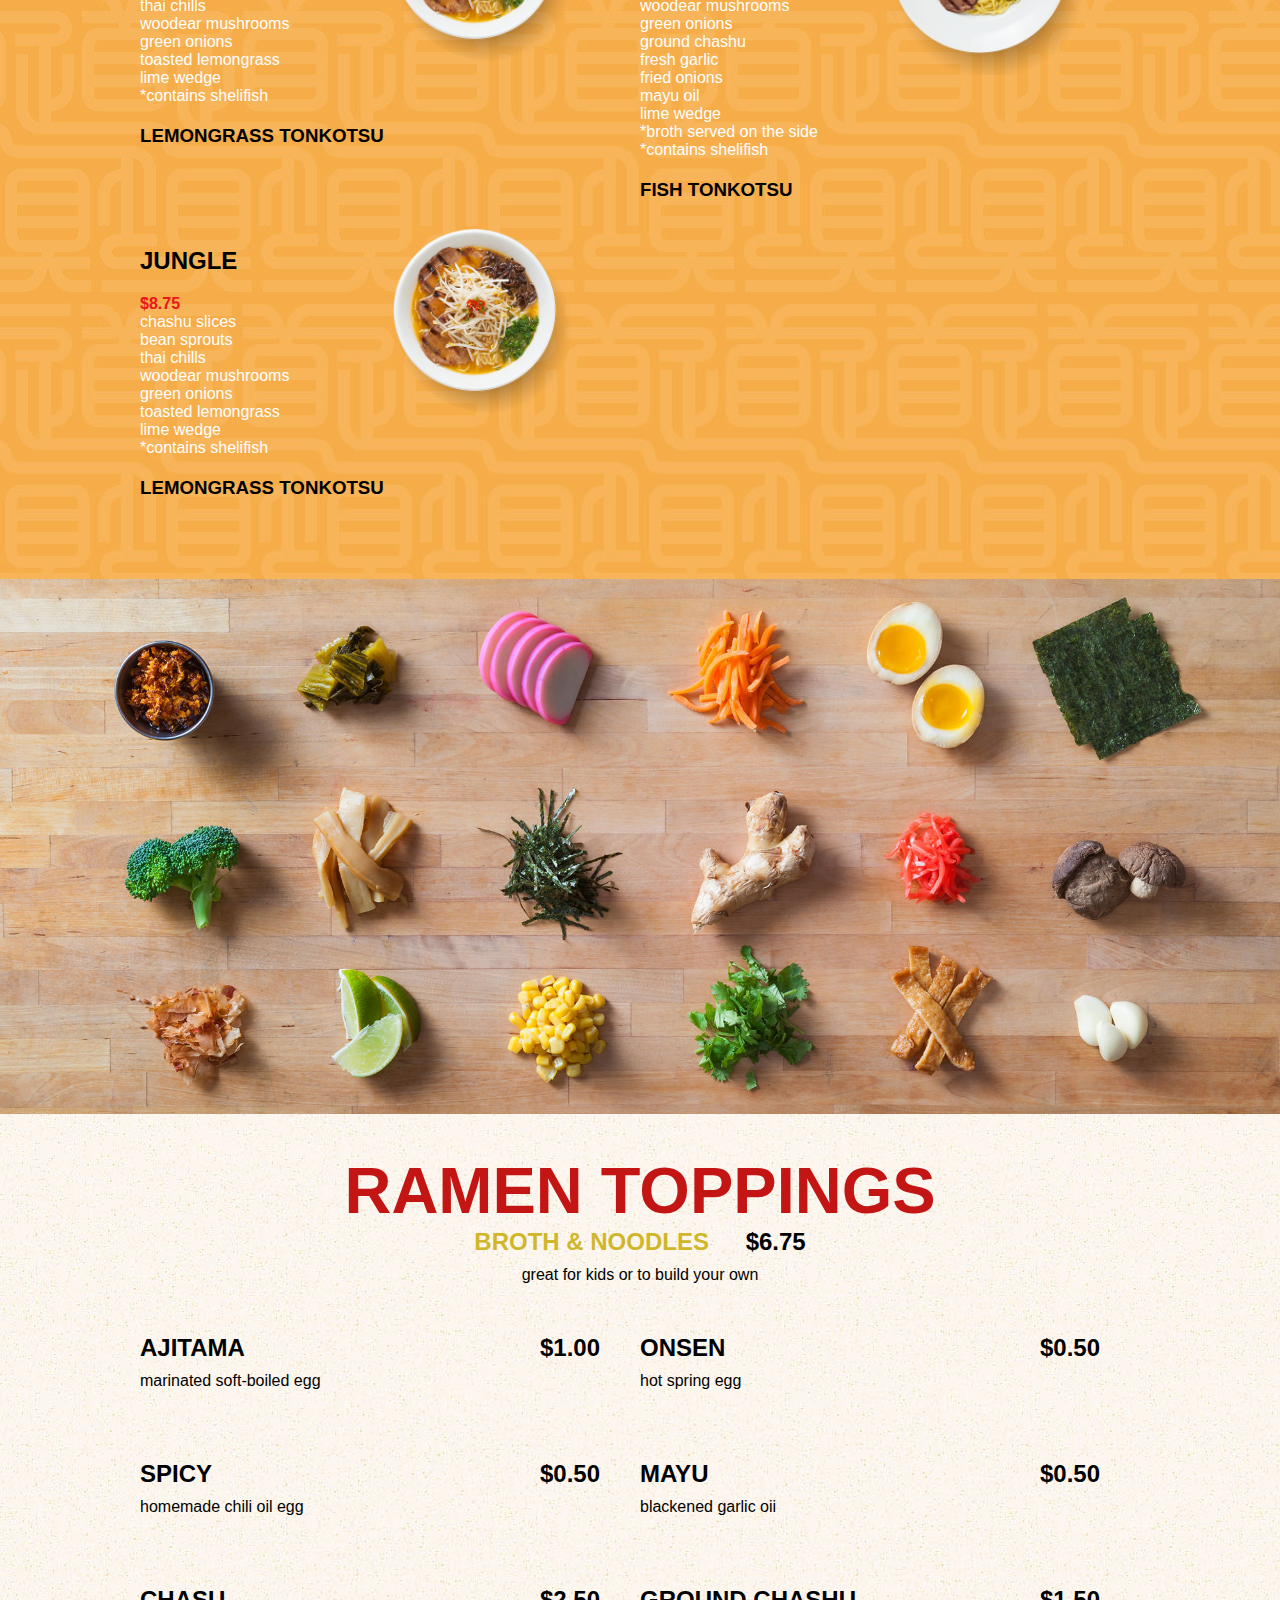
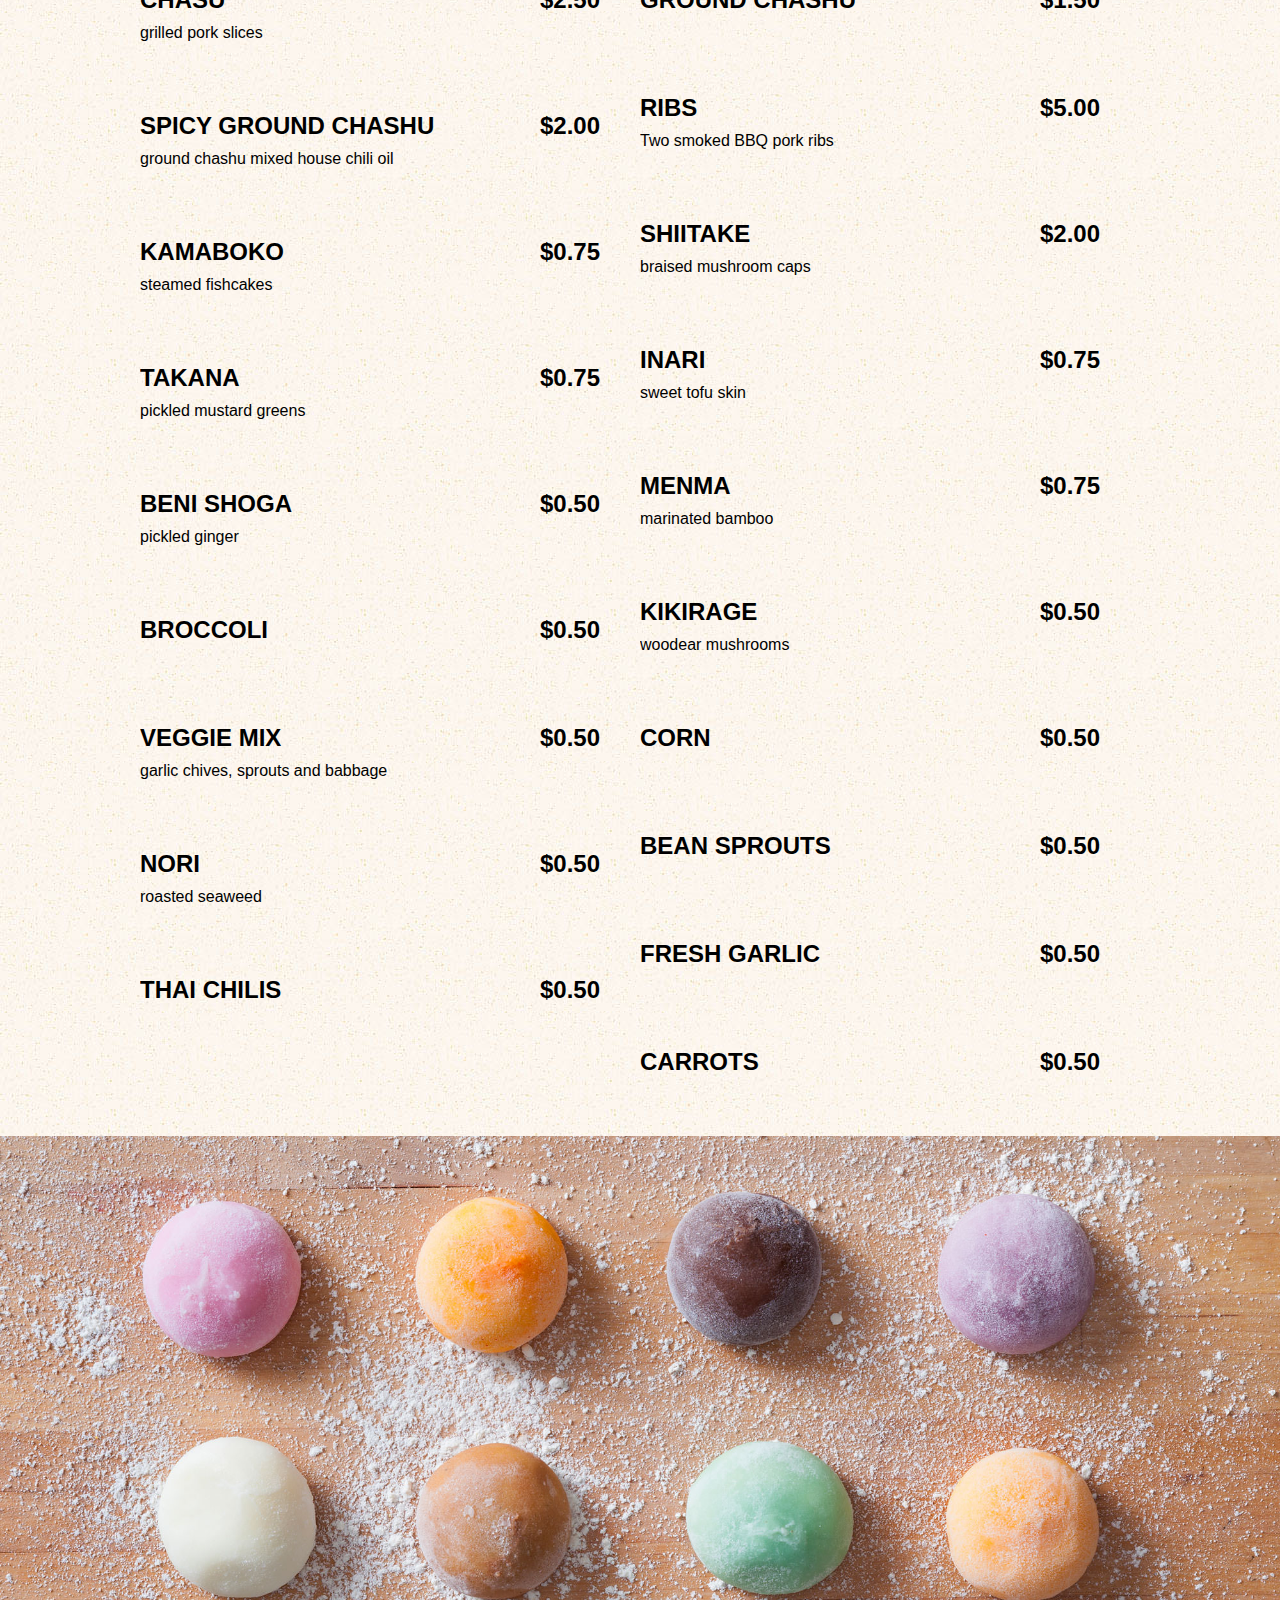
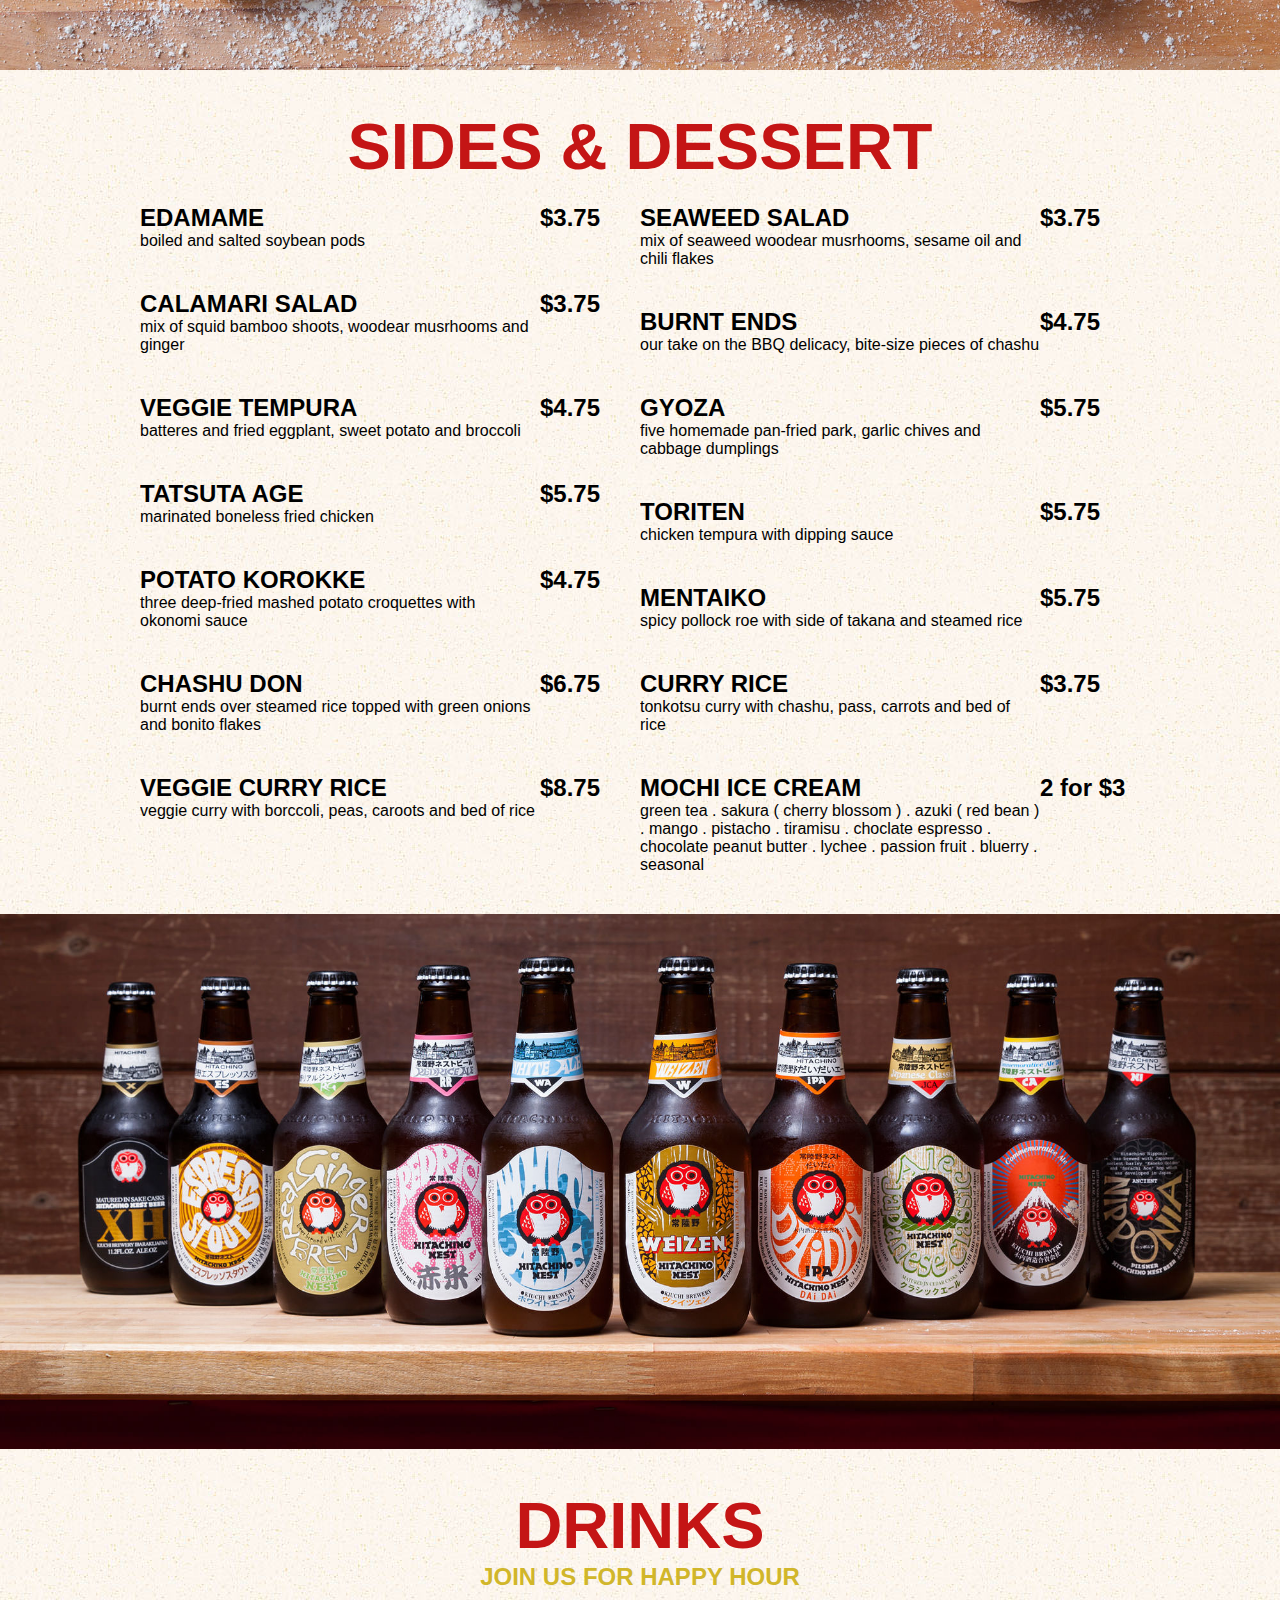
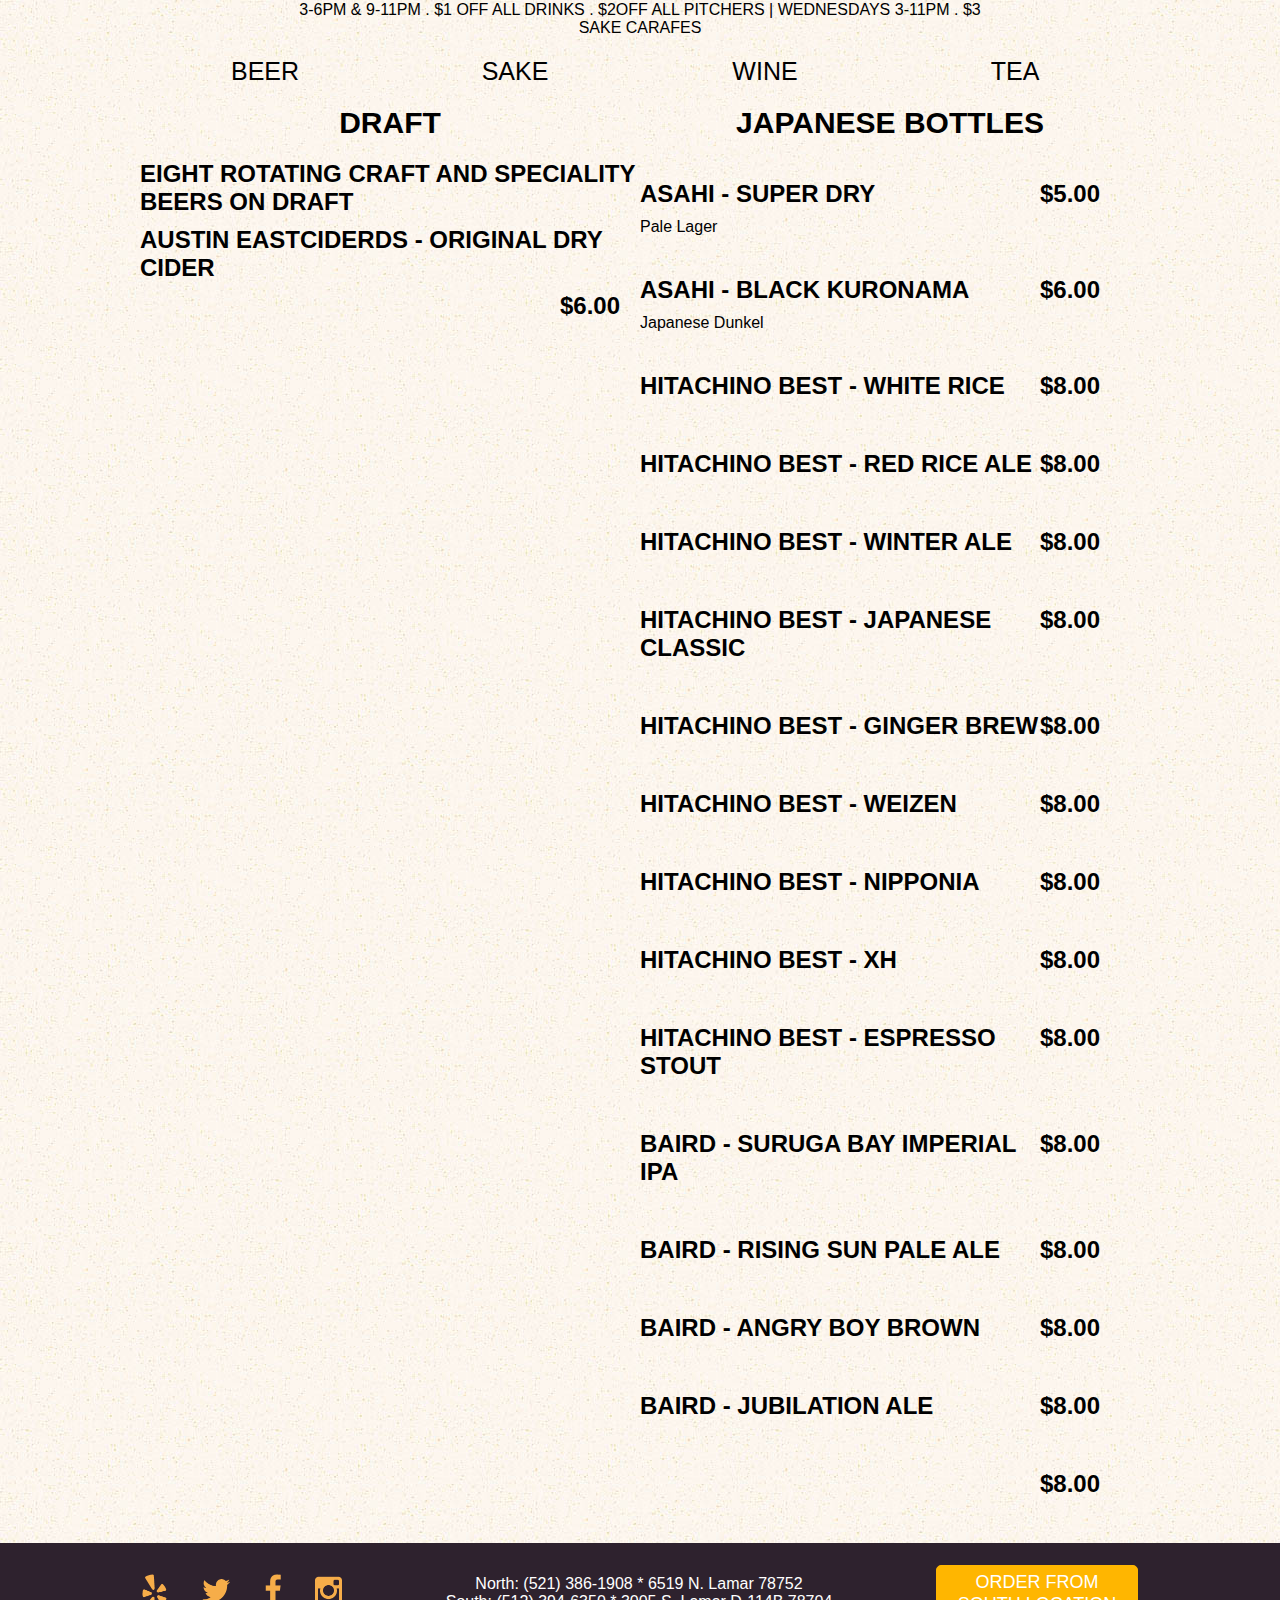
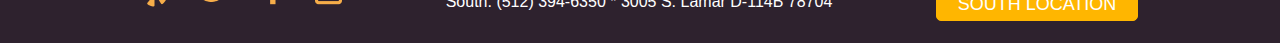
<file: menu.html>
<!DOCTYPE html>
<html>
  <head>
    <meta charset="utf-8">
    <title>Menu Menu Ramen</title>
    <link rel="stylesheet" href="stylemenu.css" media="screen" title="no title" charset="utf-8">
    <link href="images/favicon.ico" rel="shortcut icon"/>
  </head>
  <body>
    <header>
      <div class="container">
        <div class="flex">
          <div class="left">
            <a href="index.html"><img src="images/logo.png" /></a>
          </div><!-- /flexLeft -->
          <div class="right">
            <ul>
              <li><a class="active" href="">MENU</a></li>
              <li><a href="location.html">LOCATIONS</a></li>
              <li><a href="about.html">ABOUT</a></li>
              <li><a href="blog.html">BLOG</a></li>
              <li><a class="button" href="">ORDER FROM SOUTH LOCATION</a></li>
            </ul>
          </div><!-- /flexRight -->
        </div><!-- /flex -->
      </div><!-- /container -->
    </header><!-- /header -->

    <div class="location">
      <div class="container">
        <p><strong>MICHI RAMEN</strong> . SOUTH LOCATION NOW OPEN ON MONDAYS</p>
      </div><!-- /container -->
    </div><!-- /location -->

    <div id="order">
      <h1>HOW TO ORDER AT MICHI</h1>
      <div class="orderContainer">
        <img src="images/order.png" alt="" />
			</div><!-- /orderContainer -->
    </div><!-- /order -->

    <article>
			<div class="articleContainer">
				<h1>RAMEN MENU</h1>
				<div class="articleLeft">
					<div class="content1">
						<div class="cLeft">
							<h2>MICHI</h2>
							<h4>$9.75</h4>
							<p>chatsu slices</p>
							<p>roasted nori</p>
							<p>mayu oil</p>
							<p>woodear mushrooms</p>
							<p>green onions</p>
							<p>*contains shelifish</p>
						</div><!-- /cLeft -->
						<div class="cRight">
							<img src="images/michi.png" alt="" />
						</div><!-- /cRight -->
						<div class="title">
							<h3>SHOYU TONKOTSU</h3>
						</div><!-- /title -->
					</div><!-- /content1 -->
					<div class="content1">
						<div class="cLeft">
							<h2>VIGGIE</h2>
							<h4>$8.75</h4>
							<p>mix of garlic chives,</p>
							<p>sprouts and cabbage</p>
							<p>woodear mushrooms</p>
							<p>green onions</p>
							<p>+egg-free noodles $1.00</p>
						</div><!-- /cLeft -->
						<div class="cRight">
							<img src="images/veggie.png" alt="" />
						</div>
						<div class="title">
							<h3>SHOYU OR MISO SHIITAKE</h3>
						</div><!-- /title -->
					</div><!-- /content1 -->
					<div class="content1">
						<div class="cLeft">
							<h2>JUNGLE</h2>
							<h4>$8.75</h4>
							<p>chashu slices</p>
							<p>bean sprouts</p>
							<p>thai chills</p>
							<p>woodear mushrooms</p>
							<p>green onions</p>
							<p>toasted lemongrass</p>
							<p>lime wedge</p>
							<p>*contains shelifish</p>
						</div><!-- /cLeft -->
						<div class="cRight">
							<img src="images/jungle.png" alt="" />
						</div><!-- /cRight -->
						<div class="title">
							<h3>LEMONGRASS TONKOTSU</h3>
						</div><!-- /title -->
					</div><!-- /content1 -->
					<div class="content1">
						<div class="cLeft">
							<h2>JUNGLE</h2>
							<h4>$8.75</h4>
							<p>chashu slices</p>
							<p>bean sprouts</p>
							<p>thai chills</p>
							<p>woodear mushrooms</p>
							<p>green onions</p>
							<p>toasted lemongrass</p>
							<p>lime wedge</p>
							<p>*contains shelifish</p>
						</div><!-- /cLeft -->
						<div class="cRight">
							<img src="images/jungle.png" alt="" />
						</div><!-- /cRight -->
						<div class="title">
							<h3>LEMONGRASS TONKOTSU</h3>
						</div><!-- /title -->
					</div><!-- /content1 -->
				</div><!-- /articleLeft -->

        <div class="articleRight">
  				<div class="content1">
  					<div class="cLeft">
  						<h2>SAPPORO</h2>
  						<h4>$10.75</h4>
  						<p>chashu slices</p>
  						<p>bean sprouts</p>
  						<p>com/butler</p>
  						<p>woodear mushrooms</p>
  						<p>green onions</p>
  					</div><!-- /cLeft -->
  					<div class="cRight">
  						<img src="images/sapporo.png" alt="" />
  					</div><!-- /cRight -->
  					<div class="title">
  						<h3>MISO TONKOTSU</h3>
  					</div><!-- /title -->
  				</div><!-- /content1 -->
  				<div class="content1">
  					<div class="cLeft">
  						<h2>MEAT LOVERS</h2>
  						<h4>$11.75</h4>
  						<p>chashu slices</p>
  						<p>ground chashu</p>
  						<p>mayu oil</p>
  						<p>woodear mushrooms</p>
  						<p>green onions</p>
  						<p>*contains shelifish</p>
  					</div>
  					<div class="cRight">
  						<img src="images/meat.png" alt="" />
  					</div><!-- /cRight -->
  					<div class="title">
  						<h3>SHOYU TONKOTSU</h3>
  					</div><!-- /title -->
  				</div><!-- /content1 -->
  				<div class="content1">
  					<div class="cLeft">
  						<h2>DIPPING</h2>
  						<h4>$11.75</h4>
  						<p>chashu slices</p>
  						<p>sheredded nori</p>
  						<p>woodear mushrooms</p>
  						<p>green onions</p>
  						<p>ground chashu</p>
  						<p>fresh garlic</p>
  						<p>fried onions</p>
  						<p>mayu oil</p>
  						<p>lime wedge</p>
  						<p>*broth served on the side</p>
  						<p>*contains shelifish</p>
  					</div><!-- /cLeft -->
  					<div class="cRight">
  						<img src="images/dipping.png" alt="" />
  					</div><!-- /cRight -->
  					<div class="title">
  						<h3>FISH TONKOTSU</h3>
  					</div><!-- /title -->
  				</div><!-- /content1 -->
  			</div><!-- /articleRight -->
      </div><!-- /articleContainer -->
    </article><!-- /article -->

    <img src="images/menu/toppings.jpg" alt="" />

    <div class="topping">
      <h1>RAMEN TOPPINGS</h1>
      <h2>BROTH & NOODLES  <span>$6.75</span></h2>
      <p>great for kids or to build your own</p>
      <div class="toppingContainer">
        <div class="toppingLeft">
          <div class="content">
            <div class="contentLeft">
              <h2>AJITAMA</h2>
              <p>marinated soft-boiled egg</p>
            </div><!-- /contentLeft -->
            <div class="contentRight">
              <h2>$1.00</h2>
            </div><!-- /contentRight -->
          </div><!-- /content -->
          <div class="content">
            <div class="contentLeft">
              <h2>SPICY</h2>
              <p>homemade chili oil egg</p>
            </div><!-- /contentLeft -->
            <div class="contentRight">
              <h2>$0.50</h2>
            </div><!-- /contentRight -->
          </div><!-- /content -->
          <div class="content">
            <div class="contentLeft">
              <h2>CHASU</h2>
              <p>grilled pork slices</p>
            </div><!-- /contentLeft -->
            <div class="contentRight">
              <h2>$2.50</h2>
            </div><!-- /contentRight -->
          </div><!-- /content -->
          <div class="content">
            <div class="contentLeft">
              <h2>SPICY GROUND CHASHU</h2>
              <p>ground chashu mixed house chili oil</p>
            </div><!-- /contentLeft -->
            <div class="contentRight">
              <h2>$2.00</h2>
            </div><!-- /contentRight -->
          </div><!-- /content -->
          <div class="content">
            <div class="contentLeft">
              <h2>KAMABOKO</h2>
              <p>steamed fishcakes</p>
            </div><!-- /contentLeft -->
            <div class="contentRight">
              <h2>$0.75</h2>
            </div><!-- /contentRight -->
          </div><!-- /content -->
          <div class="content">
            <div class="contentLeft">
              <h2>TAKANA</h2>
              <p>pickled mustard greens</p>
            </div><!-- /contentLeft -->
            <div class="contentRight">
              <h2>$0.75</h2>
            </div><!-- /contentRight -->
          </div><!-- /content -->
          <div class="content">
            <div class="contentLeft">
              <h2>BENI SHOGA</h2>
              <p>pickled ginger</p>
            </div><!-- /contentLeft -->
            <div class="contentRight">
              <h2>$0.50</h2>
            </div><!-- /contentRight -->
          </div><!-- /content -->
          <div class="content">
            <div class="contentLeft">
              <h2>BROCCOLI</h2>
              <p></p>
            </div><!-- /contentLeft -->
            <div class="contentRight">
              <h2>$0.50</h2>
            </div><!-- /contentRight -->
          </div><!-- /content -->
          <div class="content">
            <div class="contentLeft">
              <h2>VEGGIE MIX</h2>
              <p>garlic chives, sprouts and babbage</p>
            </div><!-- /contentLeft -->
            <div class="contentRight">
              <h2>$0.50</h2>
            </div><!-- /contentRight -->
          </div><!-- /content -->
          <div class="content">
            <div class="contentLeft">
              <h2>NORI</h2>
              <p>roasted seaweed</p>
            </div><!-- /contentLeft -->
            <div class="contentRight">
              <h2>$0.50</h2>
            </div><!-- /contentRight -->
          </div><!-- /content -->
          <div class="content">
            <div class="contentLeft">
              <h2>THAI CHILIS</h2>
              <p></p>
            </div><!-- /contentLeft -->
            <div class="contentRight">
              <h2>$0.50</h2>
            </div><!-- /contentRight -->
          </div><!-- /content -->
        </div><!-- /toppingLeft -->

        <div class="toppingRight">
          <div class="content">
            <div class="contentLeft">
              <h2>ONSEN</h2>
              <p>hot spring egg</p>
            </div><!-- /contentLeft -->
            <div class="contentRight">
              <h2>$0.50</h2>
            </div><!-- /contentRight -->
          </div><!-- /content -->
          <div class="content">
            <div class="contentLeft">
              <h2>MAYU</h2>
              <p>blackened garlic oii</p>
            </div><!-- /contentLeft -->
            <div class="contentRight">
              <h2>$0.50</h2>
            </div><!-- /contentRight -->
          </div><!-- /content -->
          <div class="content">
            <div class="contentLeft">
              <h2>GROUND CHASHU</h2>
              <p></p>
            </div><!-- /contentLeft -->
            <div class="contentRight">
              <h2>$1.50</h2>
            </div><!-- /contentRight -->
          </div><!-- /content -->
          <div class="content">
            <div class="contentLeft">
              <h2>RIBS</h2>
              <p>Two smoked BBQ pork ribs</p>
            </div><!-- /contentLeft -->
            <div class="contentRight">
              <h2>$5.00</h2>
            </div><!-- /contentRight -->
          </div><!-- /content -->
          <div class="content">
            <div class="contentLeft">
              <h2>SHIITAKE</h2>
              <p>braised mushroom caps</p>
            </div><!-- /contentLeft -->
            <div class="contentRight">
              <h2>$2.00</h2>
            </div><!-- /contentRight -->
          </div><!-- /content -->
          <div class="content">
            <div class="contentLeft">
              <h2>INARI</h2>
              <p>sweet tofu skin</p>
            </div><!-- /contentLeft -->
            <div class="contentRight">
              <h2>$0.75</h2>
            </div><!-- /contentRight -->
          </div><!-- /content -->
          <div class="content">
            <div class="contentLeft">
              <h2>MENMA</h2>
              <p>marinated bamboo</p>
            </div><!-- /contentLeft -->
            <div class="contentRight">
              <h2>$0.75</h2>
            </div><!-- /contentRight -->
          </div><!-- /content -->
          <div class="content">
            <div class="contentLeft">
              <h2>KIKIRAGE</h2>
              <p>woodear mushrooms</p>
            </div><!-- /contentLeft -->
            <div class="contentRight">
              <h2>$0.50</h2>
            </div><!-- /contentRight -->
          </div><!-- /content -->
          <div class="content">
            <div class="contentLeft">
              <h2>CORN</h2>
              <p></p>
            </div><!-- /contentLeft -->
            <div class="contentRight">
              <h2>$0.50</h2>
            </div><!-- /contentRight -->
          </div><!-- /content -->
          <div class="content">
            <div class="contentLeft">
              <h2>BEAN SPROUTS</h2>
              <p></p>
            </div><!-- /contentLeft -->
            <div class="contentRight">
              <h2>$0.50</h2>
            </div><!-- /contentRight -->
          </div><!-- /content -->
          <div class="content">
            <div class="contentLeft">
              <h2>FRESH GARLIC</h2>
              <p></p>
            </div><!-- /contentLeft -->
            <div class="contentRight">
              <h2>$0.50</h2>
            </div><!-- /contentRight -->
          </div><!-- /content -->
          <div class="content">
            <div class="contentLeft">
              <h2>CARROTS</h2>
              <p></p>
            </div><!-- /contentLeft -->
            <div class="contentRight">
              <h2>$0.50</h2>
            </div><!-- /contentRight -->
          </div><!-- /content -->
        </div><!-- /toopingRight -->
      </div><!-- /toppingContainer -->
    </div><!-- /topping -->

    <img src="images/menu/Mochi-header.jpg" alt="" />

    <div class="sides">
      <h1>SIDES & DESSERT</h1>
      <div class="sidesContainer">
        <div class="sidesLeft">
          <div class="content">
            <div class="contentLeft">
              <h2>EDAMAME</h2>
              <p>boiled and salted soybean pods</p>
            </div><!-- /contentLeft -->
            <div class="contentRight">
              <h2>$3.75</h2>
            </div><!-- /contentRight -->
          </div><!-- /content -->
          <div class="content">
            <div class="contentLeft">
              <h2>CALAMARI SALAD</h2>
              <p>mix of squid bamboo shoots, woodear musrhooms and ginger</p>
            </div><!-- /contentLeft -->
            <div class="contentRight">
              <h2>$3.75</h2>
            </div><!-- /contentRight -->
          </div><!-- /content -->
          <div class="content">
            <div class="contentLeft">
              <h2>VEGGIE TEMPURA</h2>
              <p>batteres and fried eggplant, sweet potato and broccoli</p>
            </div><!-- /contentLeft -->
            <div class="contentRight">
              <h2>$4.75</h2>
            </div><!-- /contentRight -->
          </div><!-- /content -->
          <div class="content">
            <div class="contentLeft">
              <h2>TATSUTA AGE</h2>
              <p>marinated boneless fried chicken</p>
            </div><!-- /contentLeft -->
            <div class="contentRight">
              <h2>$5.75</h2>
            </div><!-- /contentRight -->
          </div><!-- /content -->
          <div class="content">
            <div class="contentLeft">
              <h2>POTATO KOROKKE</h2>
              <p>three deep-fried mashed potato croquettes with okonomi sauce</p>
            </div><!-- /contentLeft -->
            <div class="contentRight">
              <h2>$4.75</h2>
            </div><!-- /contentRight -->
          </div><!-- /content -->
          <div class="content">
            <div class="contentLeft">
              <h2>CHASHU DON</h2>
              <p>burnt ends over steamed rice topped with green onions and bonito flakes</p>
            </div><!-- /contentLeft -->
            <div class="contentRight">
              <h2>$6.75</h2>
            </div><!-- /contentRight -->
          </div><!-- /content -->
          <div class="content">
            <div class="contentLeft">
              <h2>VEGGIE CURRY RICE</h2>
              <p>veggie curry with borccoli, peas, caroots and bed of rice</p>
            </div><!-- /contentLeft -->
            <div class="contentRight">
              <h2>$8.75</h2>
            </div><!-- /contentRight -->
          </div><!-- /content -->
        </div><!-- /sidesLeft -->

        <div class="sidesRight">
          <div class="content">
            <div class="contentLeft">
              <h2>SEAWEED SALAD</h2>
              <p>mix of seaweed woodear musrhooms, sesame oil and chili flakes</p>
            </div><!-- /contentLeft -->
            <div class="contentRight">
              <h2>$3.75</h2>
            </div><!-- /contentRight -->
          </div><!-- /content -->
          <div class="content">
            <div class="contentLeft">
              <h2>BURNT ENDS</h2>
              <p>our take on the BBQ delicacy, bite-size pieces of chashu</p>
            </div><!-- /contentLeft -->
            <div class="contentRight">
              <h2>$4.75</h2>
            </div><!-- /contentRight -->
          </div><!-- /content -->
          <div class="content">
            <div class="contentLeft">
              <h2>GYOZA</h2>
              <p>five homemade pan-fried park, garlic chives and cabbage dumplings</p>
            </div><!-- /contentLeft -->
            <div class="contentRight">
              <h2>$5.75</h2>
            </div><!-- /contentRight -->
          </div><!-- /content -->
          <div class="content">
            <div class="contentLeft">
              <h2>TORITEN</h2>
              <p>chicken tempura with dipping sauce</p>
            </div><!-- /contentLeft -->
            <div class="contentRight">
              <h2>$5.75</h2>
            </div><!-- /contentRight -->
          </div><!-- /content -->
          <div class="content">
            <div class="contentLeft">
              <h2>MENTAIKO</h2>
              <p>spicy pollock roe with side of takana and steamed rice</p>
            </div><!-- /contentLeft -->
            <div class="contentRight">
              <h2>$5.75</h2>
            </div><!-- /contentRight -->
          </div><!-- /content -->
          <div class="content">
            <div class="contentLeft">
              <h2>CURRY RICE</h2>
              <p>tonkotsu curry with chashu, pass, carrots and bed of rice</p>
            </div><!-- /contentLeft -->
            <div class="contentRight">
              <h2>$3.75</h2>
            </div><!-- /contentRight -->
          </div><!-- /content -->
          <div class="content">
            <div class="contentLeft">
              <h2>MOCHI ICE CREAM</h2>
              <p>
                green tea . sakura ( cherry blossom ) . azuki ( red bean ) .
                mango . pistacho . tiramisu . choclate espresso .
                chocolate peanut butter . lychee . passion fruit .
                bluerry . seasonal
              </p>
            </div><!-- /contentLeft -->
            <div class="contentRight">
              <h2>2 for $3</h2>
            </div><!-- /contentRight -->
          </div><!-- /content -->
        </div><!-- /sidesRight -->
      </div><!-- /slidesContainer -->
    </div><!-- /sides -->

    <img src="images/menu/Beer.jpg" alt="" />

    <div class="drinks">
      <h1>DRINKS</h1>
      <h2>JOIN US FOR HAPPY HOUR</h2>
      <div class="drinksContainer">
        <p>3-6PM & 9-11PM . $1 OFF ALL DRINKS . $2OFF ALL PITCHERS | WEDNESDAYS 3-11PM . $3</p>
        <p>SAKE CARAFES</p>
        <ul>
          <li>BEER</li>
          <li>SAKE</li>
          <li>WINE</li>
          <li>TEA</li>
        </ul>
        <div class="drinksLeft">
          <h3>DRAFT</h3>
          <div class="draftTop">
            <h2>EIGHT ROTATING CRAFT AND SPECIALITY BEERS ON DRAFT</h2>
            <h2>AUSTIN EASTCIDERDS - ORIGINAL DRY CIDER</h2>
          </div>
          <div class="draftBottom">
            <h2>$6.00</h2>
          </div>
        </div><!-- /drinksLeft -->

        <div class="drinksRight">
          <h3>JAPANESE BOTTLES</h3>
          <div class="content">
            <div class="contentLeft">
              <h2>ASAHI - SUPER DRY</h2>
              <p>Pale Lager</p>
            </div><!-- /contentLeft -->
            <div class="contentRight">
              <h2>$5.00</h2>
            </div><!-- /contentRight -->
          </div><!-- /content -->
          <div class="content">
            <div class="contentLeft">
              <h2>ASAHI - BLACK KURONAMA</h2>
              <p>Japanese Dunkel</p>
            </div><!-- /contentLeft -->
            <div class="contentRight">
              <h2>$6.00</h2>
            </div><!-- /contentRight -->
          </div><!-- /content -->
          <div class="content">
            <div class="contentLeft">
              <h2>HITACHINO BEST - WHITE RICE</h2>
              <p></p>
            </div><!-- /contentLeft -->
            <div class="contentRight">
              <h2>$8.00</h2>
            </div><!-- /contentRight -->
          </div><!-- /content -->
          <div class="content">
            <div class="contentLeft">
              <h2>HITACHINO BEST - RED RICE ALE</h2>
              <p></p>
            </div><!-- /contentLeft -->
            <div class="contentRight">
              <h2>$8.00</h2>
            </div><!-- /contentRight -->
          </div><!-- /content -->
          <div class="content">
            <div class="contentLeft">
              <h2>HITACHINO BEST - WINTER ALE</h2>
              <p></p>
            </div><!-- /contentLeft -->
            <div class="contentRight">
              <h2>$8.00</h2>
            </div><!-- /contentRight -->
          </div><!-- /content -->
          <div class="content">
            <div class="contentLeft">
              <h2>HITACHINO BEST - JAPANESE CLASSIC</h2>
              <p></p>
            </div><!-- /contentLeft -->
            <div class="contentRight">
              <h2>$8.00</h2>
            </div><!-- /contentRight -->
          </div><!-- /content -->
          <div class="content">
            <div class="contentLeft">
              <h2>HITACHINO BEST - GINGER BREW</h2>
              <p></p>
            </div><!-- /contentLeft -->
            <div class="contentRight">
              <h2>$8.00</h2>
            </div><!-- /contentRight -->
          </div><!-- /content -->
          <div class="content">
            <div class="contentLeft">
              <h2>HITACHINO BEST - WEIZEN</h2>
              <p></p>
            </div><!-- /contentLeft -->
            <div class="contentRight">
              <h2>$8.00</h2>
            </div><!-- /contentRight -->
          </div><!-- /content -->
          <div class="content">
            <div class="contentLeft">
              <h2>HITACHINO BEST - NIPPONIA</h2>
              <p></p>
            </div><!-- /contentLeft -->
            <div class="contentRight">
              <h2>$8.00</h2>
            </div><!-- /contentRight -->
          </div><!-- /content -->
          <div class="content">
            <div class="contentLeft">
              <h2>HITACHINO BEST - XH</h2>
              <p></p>
            </div><!-- /contentLeft -->
            <div class="contentRight">
              <h2>$8.00</h2>
            </div><!-- /contentRight -->
          </div><!-- /content -->
          <div class="content">
            <div class="contentLeft">
              <h2>HITACHINO BEST - ESPRESSO STOUT</h2>
              <p></p>
            </div><!-- /contentLeft -->
            <div class="contentRight">
              <h2>$8.00</h2>
            </div><!-- /contentRight -->
          </div><!-- /content -->
          <div class="content">
            <div class="contentLeft">
              <h2>BAIRD - SURUGA BAY IMPERIAL IPA</h2>
              <p></p>
            </div><!-- /contentLeft -->
            <div class="contentRight">
              <h2>$8.00</h2>
            </div><!-- /contentRight -->
          </div><!-- /content -->
          <div class="content">
            <div class="contentLeft">
              <h2>BAIRD - RISING SUN PALE ALE</h2>
              <p></p>
            </div><!-- /contentLeft -->
            <div class="contentRight">
              <h2>$8.00</h2>
            </div><!-- /contentRight -->
          </div><!-- /content -->
          <div class="content">
            <div class="contentLeft">
              <h2>BAIRD - ANGRY BOY BROWN</h2>
              <p></p>
            </div><!-- /contentLeft -->
            <div class="contentRight">
              <h2>$8.00</h2>
            </div><!-- /contentRight -->
          </div><!-- /content -->
          <div class="content">
            <div class="contentLeft">
              <h2>BAIRD - JUBILATION ALE</h2>
              <p></p>
            </div><!-- /contentLeft -->
            <div class="contentRight">
              <h2>$8.00</h2>
            </div><!-- /contentRight -->
          </div><!-- /content -->
          <div class="content">
            <div class="contentLeft">
              <h2></h2>
              <p></p>
            </div><!-- /contentLeft -->
            <div class="contentRight">
              <h2>$8.00</h2>
            </div><!-- /contentRight -->
          </div><!-- /content -->
        </div><!-- /drinksRight -->
      </div><!-- /drinksContainer-->
    </div><!-- /drinks -->

    <footer>
			<div class="container">
				<table>
					<tr>
						<td class="imgFooter">
							<img src="images/social-sprite.png" alt="" />
						</td>
						<td class="container">
							<p>North: (521) 386-1908 * 6519 N. Lamar 78752</p>
							<p>South: (512) 394-6350 * 3005 S. Lamar D-114B 78704</p>
						</td>
						<td class="button">
			 			 	<a href=""><center>ORDER FROM SOUTH LOCATION</center></a>
						</td>
					</tr>
				</table>
			</div><!-- /container -->
		</footer><!-- /footer -->

  </body>
</html>
</file>
<file: style.css>
*{
	margin:0;
	padding:0;
}

body {
	font-family: 'Open Sans', sans-serif;
	background: url(images/wood.jpg) no-repeat;
	background-size:100%;

}

/*HEADER*/
.container {
	width:1000px;
	margin:auto;
}

header{
	overflow:hidden;
}

header .schedule{
	color:#fff;
	font-size:25px;
	overflow: hidden;
}

header .schedule h1 {
	color:#fff;
	font-size:90px;
	text-align: center;
}

header .schedule .pLeft{
	width: 400px;
	float: left;
	text-align: right;
}

header .schedule .pRight{
	width: 400px;
	float: right;
	margin-left: 10px;
}

header .flex{
	margin-top:50px;
	overflow:hidden;
	height:100px;
}


/*HEADER LEFT*/
header .left{
	width:200px;
	float:left;
}

.left img {
	width:100px;
}

/*HEADER RIGHT*/
header .right{
	width:750px;
	float:right;
	line-height:100px;
}

header .right .button{
	border:1px solid #FFB600;
	width:160px;
	display:inline-block;
	line-height: 22px;
  margin-top: 20px;
	background:#FFB600;
	padding:5px 20px;
	border-radius:5px;
}

header .right .button:hover{
	border:1px solid #FF0004;
	background:#FF0004;
	color:#fff;
	-webkit-transition: all 1s ease-in;
	-moz-transition: all 1s ease-in;
	-ms-transition: all 1s ease-in;
	-o-transition: all 1s ease-in;
	transition: all 1s ease-in;
}

.right li {
	list-style:none;
	float:left;
	text-align:center;
	padding-right:50px;
}

.right li a {
	text-decoration:none;
	color:#fff;
	font-size:18px;
}

.right li a:hover {
	color:#F00;
}

.wraping img {
	width: 100%;
	margin-top:30px;
	-moz-margin-top:27px;
}

/*ORDER*/
#order {
	background:url(images/texture_pattern_2X.jpg) repeat;
}

#order h1 {
	color: #9f1d37;
	padding-top: 40px;
	text-align: center;
}

#order img {
	margin: auto;
	padding-bottom: 40px;
	padding-top: 10px;
}

#order .orderContainer {
	width: 600px;
	margin: auto;
}

/*article*/
article {
	background:url(images/character_pattern_2X.jpg) repeat;
}

article .articleContainer {
	width:1000px;
	margin:auto;
	overflow: hidden;
}

article .articleContainer h1 {
	color: #fff;
	padding: 40px 0;
	font-size: 45px;
	text-align: center;
}

/*articleLeft*/
article .articleContainer .articleLeft {
	width: 500px;
	float: left;
	overflow: hidden;
}

article .articleContainer .articleLeft .content1{
	margin: 40px 0;
	overflow: hidden;
}

article .articleContainer .articleLeft .content1{
	padding-bottom: 40px;
}

article .articleContainer .articleLeft .content1 .cLeft {
	float: left;
	width: 250px;
	margin-top: 20px;
	overflow: hidden;
}

article .articleContainer .articleLeft .content1 .cLeft h2{
	padding-bottom: 20px;
}

article .articleContainer .articleLeft .content1 .title h3{
	width: 500px;
	float: left;
	padding-top: 20px;
}

article .articleContainer .articleLeft .content1 .cLeft h4 {
	color: #e91717;
}

article .articleContainer .articleLeft .content1 .cLeft p{
	color: #fff;
}

article .articleContainer .articleLeft .content1 .cRight{
	float: right;
	width: 250px;
}

article .articleContainer .articleLeft .content1 .cRight img{
	width: 200px;
}

/*articleRight*/
article .articleContainer .articleRight {
	width: 500px;
	float: right;
	overflow: hidden;
}

article .articleContainer .articleRight .content1{
	margin: 40px 0;
	overflow: hidden;
}

article .articleContainer .articleRight .content1{
	padding-bottom: 40px;
}

article .articleContainer .articleRight .content1 .cLeft {
	float: left;
	width: 250px;
	margin-top: 20px;
	overflow: hidden;
}

article .articleContainer .articleRight .content1 .cLeft h2{
	padding-bottom: 20px;
}

article .articleContainer .articleRight .content1 .title h3{
	width: 500px;
	float: left;
	padding-top: 20px;
}

article .articleContainer .articleRight .content1 .cLeft h4 {
	color: #e91717;
}

article .articleContainer .articleRight .content1 .cLeft p{
	color: #fff;
}

article .articleContainer .articleRight .content1 .cRight{
	float: right;
	width: 250px;
}

article .articleContainer .articleRight .content1 .cRight img{
	width: 200px;
}

/*join*/
#join{
	background:url(images/texture_pattern_2X.jpg) repeat;
}

#join h1{
	color: #9f1d37;
	padding-top: 40px;
	text-align: center;
}

#join h3{
	color:#c8854e;
	padding-bottom: 50px;
	text-align: center;
}

/*imgFooter*/
.imgFooter .img1 img {
	width: 33.495%;
	margin-left: -5px;
}

/*footer*/
footer{
	background: #2e222e;
	margin-top: -5px;
	padding: 20px 0;
}

footer table tr .imgFooter{
	width:200px;
	margin:auto;
}

footer table tr .container {
	width:600px;
	margin:auto;
	color: #fff;
}

footer table tr .container p{
	text-align: center;
}

.button a{
	text-decoration:none;
	color:#fff;
	font-size:18px;
}

footer table tr .button{
	border:1px solid #FFB600;
	width:160px;
	display:inline-block;
	line-height: 22px;
	background:#FFB600;
	padding:5px 20px;
	border-radius:5px;
}

footer table tr .button:hover{
	border:1px solid #FF0004;
	background:#FF0004;
	color:#fff;
	-webkit-transition: all 1s ease-in;
	-moz-transition: all 1s ease-in;
	-ms-transition: all 1s ease-in;
	-o-transition: all 1s ease-in;
	transition: all 1s ease-in;
}

footer img {
	width: 200px;

}
</file>
<file: styleabout.css>
*{
	margin:0;
	padding:0;
}

body {
  font-family: 'Open Sans', sans-serif;
  background:url(images/texture_pattern_2X.jpg) repeat;
}

body img{
	width: 100%;
}

/*HEADER*/
.container {
	width:1000px;
	margin:auto;
}

header{
	overflow:hidden;
  background: #3c0b0b;
  padding-bottom:20px;
}

header .flex{
	margin-top:50px;
	overflow:hidden;
	height:100px;
}


/*HEADER LEFT*/
header .left{
	width:200px;
	float:left;
}

.left img {
	width:100px;
}

/*HEADER RIGHT*/
header .right{
	width:750px;
	float:right;
	line-height:100px;
}

header .right .button{
	border:1px solid #FFB600;
	width:160px;
	display:inline-block;
	line-height: 22px;
  margin-top: 20px;
	background:#FFB600;
	padding:5px 20px;
	border-radius:5px;
}

header .right .button:hover{
	border:1px solid #FF0004;
	background:#FF0004;
	color:#fff;
	-webkit-transition: all 1s ease-in;
	-moz-transition: all 1s ease-in;
	-ms-transition: all 1s ease-in;
	-o-transition: all 1s ease-in;
	transition: all 1s ease-in;
}

.right li {
	list-style:none;
	float:left;
	text-align:center;
	padding-right:50px;
}

.right li a {
	text-decoration:none;
	color:#fff;
	font-size:18px;
}

.right .active{
  color:#F00;
}

.right li a:hover {
	color:#F00;
}

.location{
  background-color: #d02a2a;
}

.location p{
  color: #fff;
  text-align: center;
  font-size: 25px;
  padding: 10px 0;
}

/*certified*/
.certified {
  padding-bottom: 50px;
  overflow: hidden;
}

.certified h1 {
  text-align: center;
  padding: 50px 0 30px 0;
  font-size: 50px;
}

.certified p{
  color: #657c6e;
  padding: 0 40px;
}

.certified .container{
  width: 1000px;
  margin: auto;
}

.certifiedLeft{
  width: 500px;
  float: left;
}

.certifiedRight{
  width: 500px;
  float: right;
}

/*img1*/
.img1 img{
  width: 33.4%;
  margin-left: -5px;
}

/*story*/
.story{
  padding-bottom: 100px;
  overflow: hidden;
}

.story h1{
  text-align: center;
  padding: 50px 0 30px 0;
  font-size: 50px;
}

.story p{
  color: #657c6e;
  padding: 0 55px;
}

.story p span {
  color: #ff0000;
}

.story .container{
  width: 1000px;
  margin: auto;
}

.storyLeft{
  width: 500px;
  float: left;
}

.storyRight{
  width: 500px;
  float: right;
}

/*footer*/
footer{
	background: #2e222e;
	margin-top: -5px;
	padding: 20px 0;
}

footer table tr .imgFooter{
	width:200px;
	margin:auto;
}

footer table tr .container {
	width:600px;
	margin:auto;
	color: #fff;
}

footer table tr .container p{
	text-align: center;
}

.button a{
	text-decoration:none;
	color:#fff;
	font-size:18px;
}

footer table tr .button{
	border:1px solid #FFB600;
	width:160px;
	display:inline-block;
	line-height: 22px;
	background:#FFB600;
	padding:5px 20px;
	border-radius:5px;
}

footer table tr .button:hover{
	border:1px solid #FF0004;
	background:#FF0004;
	color:#fff;
	-webkit-transition: all 1s ease-in;
	-moz-transition: all 1s ease-in;
	-ms-transition: all 1s ease-in;
	-o-transition: all 1s ease-in;
	transition: all 1s ease-in;
}

footer img {
	width: 200px;
}
</file>
<file: styleblog.css>
*{
	margin:0;
	padding:0;
}

body {
  font-family: 'Open Sans', sans-serif;
  background:url(images/texture_pattern_2X.jpg) repeat;
}

/*HEADER*/
.container {
	width:1000px;
	margin:auto;
}

header{
	overflow:hidden;
  background: #3c0b0b;
  padding-bottom:20px;
}

header .flex{
	margin-top:50px;
	overflow:hidden;
	height:100px;
}


/*HEADER LEFT*/
header .left{
	width:200px;
	float:left;
}

.left img {
	width:100px;
}

/*HEADER RIGHT*/
header .right{
	width:750px;
	float:right;
	line-height:100px;
}

header .right .button{
	border:1px solid #FFB600;
	width:160px;
	display:inline-block;
	line-height: 22px;
  margin-top: 20px;
	background:#FFB600;
	padding:5px 20px;
	border-radius:5px;
}

header .right .button:hover{
	border:1px solid #FF0004;
	background:#FF0004;
	color:#fff;
	-webkit-transition: all 1s ease-in;
	-moz-transition: all 1s ease-in;
	-ms-transition: all 1s ease-in;
	-o-transition: all 1s ease-in;
	transition: all 1s ease-in;
}

.right li {
	list-style:none;
	float:left;
	text-align:center;
	padding-right:50px;
}

.right li a {
	text-decoration:none;
	color:#fff;
	font-size:18px;
}

.right .active{
  color:#F00;
}

.right li a:hover {
	color:#F00;
}

.location{
  background-color: #d02a2a;
}

.location p{
  color: #fff;
  text-align: center;
  font-size: 25px;
  padding: 10px 0;
}

/*article*/
article{
	overflow: hidden;
}

article .container{
  width: 1000px;
  margin: auto;
}

article .container h1{
  font-size: 65px;
  text-align: center;
  padding: 80px 0;
}

/*articleLeft*/
.articleLeft {
  width: 695px;
  float: left;
}

.articleLeft img{
	width: 100%;
}

.articleLeft .content .posted{
	color: #debf3c;
	padding-bottom: 30px;
}

.articleLeft .content{
	padding-bottom: 100px;
}

.articleLeft .content h2 {
	font-size: 35px;
	padding: 40px 0 5px 0;
}

.articleLeft .content p {
	font-size: 21px;
	color: #657c6e;
	padding-bottom: 10px;
}

/*articleRight*/
.articleRight {
  width: 255px;
  float: right;
	padding-left: 50px;
	overflow: hidden;
}

.articleRight .sosial h2{
	color: #debf3c;
	text-align: center;
	padding-bottom: 30px;
	font-size: 29px;
}

.articleRight .sosial img {
	width: 150px;
	padding-left: 100px;
	padding-bottom: 30px;
}

.articleRight .review{
	overflow: hidden;
}

.articleRight .review .left {
	width: 100px;
	float: left;
	overflow: hidden;
}

.articleRight .review .right {
	width: 150px;
	float: right;
	overflow: hidden;
}

.articleRight .review .right h3{
	color: #657c6e;
}

.articleRight .review .right img {
	width: 80%;
}

.articleRight .recent h3{
	text-align: center;
	padding-top: 50px;
	color: #657c6e;
}

/*content*/
.articleRight .content{
	padding: 20px 0 20px 50px;
	width: 255px;
	float: right;
	overflow: hidden;
}

.articleRight .content img{
	float: left;
	width: 100px;
	padding: 0 10px 5px 0;
}

.articleRight .content h3{
	color: #657c6e;
}

.articleRight .content .note h3{
	padding-bottom: 10px;
	color: #657c6e;
}

.articleRight .content .note img{
	overflow: hidden;
	padding-right: 20px;
}

.articleRight .content a{
	text-decoration: none;
	color: #af2f06;
}

.articleRight .content a:hover{
	color: #f93307;
}

/*footer*/
footer{
	background: #2e222e;
	margin-top: -5px;
	padding: 20px 0;
}

footer table tr .imgFooter{
	width:200px;
	margin:auto;
}

footer table tr .container {
	width:600px;
	margin:auto;
	color: #fff;
}

footer table tr .container p{
	text-align: center;
}

.button a{
	text-decoration:none;
	color:#fff;
	font-size:18px;
}

footer table tr .button{
	border:1px solid #FFB600;
	width:160px;
	display:inline-block;
	line-height: 22px;
	background:#FFB600;
	padding:5px 20px;
	border-radius:5px;
}

footer table tr .button:hover{
	border:1px solid #FF0004;
	background:#FF0004;
	color:#fff;
	-webkit-transition: all 1s ease-in;
	-moz-transition: all 1s ease-in;
	-ms-transition: all 1s ease-in;
	-o-transition: all 1s ease-in;
	transition: all 1s ease-in;
}

footer img {
	width: 200px;

}
</file>
<file: stylelocation.css>
*{
	margin:0;
	padding:0;
}

body {
  font-family: 'Open Sans', sans-serif;
}

/*HEADER*/
.container {
	width:1000px;
	margin:auto;
}

header{
	overflow:hidden;
  background: #3c0b0b;
  padding-bottom:20px;
}

header .flex{
	margin-top:50px;
	overflow:hidden;
	height:100px;
}


/*HEADER LEFT*/
header .left{
	width:200px;
	float:left;
}

.left img {
	width:100px;
}

/*HEADER RIGHT*/
header .right{
	width:750px;
	float:right;
	line-height:100px;
}

header .right .button{
	border:1px solid #FFB600;
	width:160px;
	display:inline-block;
	line-height: 22px;
  margin-top: 20px;
	background:#FFB600;
	padding:5px 20px;
	border-radius:5px;
}

header .right .button:hover{
	border:1px solid #FF0004;
	background:#FF0004;
	color:#fff;
	-webkit-transition: all 1s ease-in;
	-moz-transition: all 1s ease-in;
	-ms-transition: all 1s ease-in;
	-o-transition: all 1s ease-in;
	transition: all 1s ease-in;
}

.right li {
	list-style:none;
	float:left;
	text-align:center;
	padding-right:50px;
}

.right li a {
	text-decoration:none;
	color:#fff;
	font-size:18px;
}

.right .active{
  color:#F00;
}

.right li a:hover {
	color:#F00;
}

.location{
  background-color: #d02a2a;
}

.location p{
  color: #fff;
  text-align: center;
  font-size: 25px;
  padding: 10px 0;
}

/*mapping*/
.mapping {
	background:url(images/texture_pattern_2X.jpg) repeat;
	padding-bottom: 40px;
}

.mapping .container {
	width: 1000px;
	margin: auto;
	overflow: hidden;
}

.mapping h1 {
	text-align: center;
	padding: 50px 0;
}

.mapping h2{
	padding-bottom: 20px;
}

.mapping p{
	color: #657c6e;
}

.mapping p strong{
	color: #000000;
}

.mapping a{
	text-decoration: none;
	color: #fe2e09;
}

.mapping a:hover{
		color: #671818;
}

/*mappingLeft*/
.mappingLeft{
	width: 400px;
	float: left;
	padding-left: 50px;

}

.mappingLeft iframe{
	padding-bottom: 30px;
}


/*mappingRight*/
.mappingRight{
	width: 500px;
	float: right;

}

.mappingRight iframe{
	padding-bottom: 30px;
}

/*footer*/
footer{
	background: #2e222e;
	margin-top: -5px;
	padding: 20px 0;
}

footer table tr .imgFooter{
	width:200px;
	margin:auto;
}

footer table tr .container {
	width:600px;
	margin:auto;
	color: #fff;
}

footer table tr .container p{
	text-align: center;
}

.button a{
	text-decoration:none;
	color:#fff;
	font-size:18px;
}

footer table tr .button{
	border:1px solid #FFB600;
	width:160px;
	display:inline-block;
	line-height: 22px;
	background:#FFB600;
	padding:5px 20px;
	border-radius:5px;
}

footer table tr .button:hover{
	border:1px solid #FF0004;
	background:#FF0004;
	color:#fff;
	-webkit-transition: all 1s ease-in;
	-moz-transition: all 1s ease-in;
	-ms-transition: all 1s ease-in;
	-o-transition: all 1s ease-in;
	transition: all 1s ease-in;
}

footer img {
	width: 200px;

}
</file>
<file: stylemenu.css>
*{
	margin:0;
	padding:0;
}

body {
  font-family: 'Open Sans', sans-serif;
}

/*HEADER*/
.container {
	width:1000px;
	margin:auto;
}

header{
	overflow:hidden;
  background: #3c0b0b;
  padding-bottom:20px;
}

header .flex{
	margin-top:50px;
	overflow:hidden;
	height:100px;
}


/*HEADER LEFT*/
header .left{
	width:200px;
	float:left;
}

.left img {
	width:100px;
}

/*HEADER RIGHT*/
header .right{
	width:750px;
	float:right;
	line-height:100px;
}

header .right .button{
	border:1px solid #FFB600;
	width:160px;
	display:inline-block;
	line-height: 22px;
  margin-top: 20px;
	background:#FFB600;
	padding:5px 20px;
	border-radius:5px;
}

header .right .button:hover{
	border:1px solid #FF0004;
	background:#FF0004;
	color:#fff;
	-webkit-transition: all 1s ease-in;
	-moz-transition: all 1s ease-in;
	-ms-transition: all 1s ease-in;
	-o-transition: all 1s ease-in;
	transition: all 1s ease-in;
}

.right li {
	list-style:none;
	float:left;
	text-align:center;
	padding-right:50px;
}

.right li a {
	text-decoration:none;
	color:#fff;
	font-size:18px;
}

.right .active{
  color:#F00;
}

.right li a:hover {
	color:#F00;
}

.location{
  background-color: #d02a2a;
}

.location p{
  color: #fff;
  text-align: center;
  font-size: 25px;
  padding: 10px 0;
}

/*ORDER*/
#order {
	background:url(images/texture_pattern_2X.jpg) repeat;
}

#order h1 {
	color: #9f1d37;
	padding-top: 40px;
	text-align: center;
  font-size: 45px;
}

#order img {
	padding-bottom: 40px;
	padding-top: 10px;
  width: 100%;

}

#order .orderContainer {
	width: 1000px;
	margin: auto;
}

/*article*/
article {
	background:url(images/character_pattern_2X.jpg) repeat;
}

article .articleContainer {
	width:1000px;
	margin:auto;
	overflow: hidden;
}

article .articleContainer h1 {
	color: #fff;
	padding: 40px 0;
	font-size: 65px;
	text-align: center;
}

/*articleLeft*/
article .articleContainer .articleLeft {
	width: 500px;
	float: left;
	overflow: hidden;
}

article .articleContainer .articleLeft .content1{
	margin: 40px 0;
	overflow: hidden;
}

article .articleContainer .articleLeft .content1{
	padding-bottom: 40px;
}

article .articleContainer .articleLeft .content1 .cLeft {
	float: left;
	width: 250px;
	margin-top: 20px;
	overflow: hidden;
}

article .articleContainer .articleLeft .content1 .cLeft h2{
	padding-bottom: 20px;
}

article .articleContainer .articleLeft .content1 .title h3{
	width: 500px;
	float: left;
	padding-top: 20px;
}

article .articleContainer .articleLeft .content1 .cLeft h4 {
	color: #e91717;
}

article .articleContainer .articleLeft .content1 .cLeft p{
	color: #fff;
}

article .articleContainer .articleLeft .content1 .cRight{
	float: right;
	width: 250px;
}

article .articleContainer .articleLeft .content1 .cRight img{
	width: 200px;
}

/*articleRight*/
article .articleContainer .articleRight {
	width: 500px;
	float: right;
	overflow: hidden;
}

article .articleContainer .articleRight .content1{
	margin: 40px 0;
	overflow: hidden;
}

article .articleContainer .articleRight .content1{
	padding-bottom: 40px;
}

article .articleContainer .articleRight .content1 .cLeft {
	float: left;
	width: 250px;
	margin-top: 20px;
	overflow: hidden;
}

article .articleContainer .articleRight .content1 .cLeft h2{
	padding-bottom: 20px;
}

article .articleContainer .articleRight .content1 .title h3{
	width: 500px;
	float: left;
	padding-top: 20px;
}

article .articleContainer .articleRight .content1 .cLeft h4 {
	color: #e91717;
}

article .articleContainer .articleRight .content1 .cLeft p{
	color: #fff;
}

article .articleContainer .articleRight .content1 .cRight{
	float: right;
	width: 250px;
}

article .articleContainer .articleRight .content1 .cRight img{
	width: 200px;
}



/*general*/
img{
  width: 100%;
}

/*toopings*/
.topping{
  background:url(images/texture_pattern_2X.jpg) repeat;
  margin-top: -5px;
}

.toppingContainer{
  width:1000px;
	margin:auto;
	overflow: hidden;
}

.topping h1{
  color: #c41515;
	padding-top:40px;
	font-size: 65px;
	text-align: center;
}

.topping h2{
  color: #d1b62a;
  text-align: center;
  padding-bottom: 10px;
}

.topping h2 span{
  text-align: center;
  color: #000000;
  padding-left:30px;
}

.topping p{
  text-align: center;
  padding-bottom: 30px;
}

/*toopingsLeft*/
.toppingLeft{
  width: 500px;
	float: left;
	overflow: hidden;
}

/*toopingsRight*/
.toppingRight{
  width: 500px;
	float: right;
	overflow: hidden;
}

/*Content*/
.content{
  overflow: hidden;
  padding: 20px 0;
}

.content h2{
  color: #000000;
  text-align: left;
}

.content p {
  text-align: left;
}

.contentLeft{
  width: 400px;
  float: left;
}

.contentLeft h2{
	text-align: left;
}

.contentLeft p {
	text-align: left;
}

.contentRight{
  width: 100px;
  float: right;
}

/*sides*/
.sides{
  background:url(images/texture_pattern_2X.jpg) repeat;
  margin-top: -5px;
	padding-bottom: 20px;
}

.sidesContainer{
  width:1000px;
	margin:auto;
	overflow: hidden;
}

.sides h1{
  color: #c41515;
	padding-top:40px;
	font-size: 65px;
	text-align: center;
}

/*sidesLeft*/
.sidesLeft{
  width: 500px;
	float: left;
	overflow: hidden;
}

/*sidesRight*/
.sidesRight{
  width: 500px;
	float: right;
	overflow: hidden;
}

/*drinks*/
.drinks{
  background:url(images/texture_pattern_2X.jpg) repeat;
  margin-top: -5px;
	padding-bottom: 20px;
}

.drinksContainer{
  width:1000px;
	margin:auto;
	overflow: hidden;
}

.drinks h1{
  color: #c41515;
	padding-top:40px;
	font-size: 65px;
	text-align: center;
}

.drinks h2{
  color: #d1b62a;
  text-align: center;
  padding-bottom: 10px;
}

.drinks p{
  text-align: center;
}

.drinks h3{
	font-size: 30px;
  padding-bottom: 20px;
  text-align: center;
}

.drinks ul li{
	float: left;
	width: 250px;
	padding: 20px 0;
	list-style: none;
	text-align: center;
	font-size: 25px;
}

/*drinksLeft*/
.drinksLeft{
  width: 500px;
	float: left;
	overflow: hidden;
}

.drinksLeft .draftTop h2 {
	text-align: left;
	color: #000000;
}

.drinksLeft .draftBottom h2 {
	text-align: right;
	padding-right: 20px;
	color: #000000;
}

/*drinksRight*/
.drinksRight{
  width: 500px;
	float: right;
	overflow: hidden;
}



.drinksRight .content{
  overflow: hidden;
  padding: 20px 0;
}

.drinksRight .content h2{
  color: #000000;
  text-align: left;
}

.drinksRight .content p {
  text-align: left;
}

.drinksRight .contentLeft{
  width: 400px;
  float: left;
}

.drinksRight .contentLeft h2{
	text-align: left;
}

.drinksRight .contentLeft p {
	text-align: left;
}

.drinksRight .contentRight{
  width: 100px;
  float: right;
}

/*footer*/
footer{
	background: #2e222e;
	margin-top: -5px;
	padding: 20px 0;
}

footer table tr .imgFooter{
	width:200px;
	margin:auto;
}

footer table tr .container {
	width:600px;
	margin:auto;
	color: #fff;
}

footer table tr .container p{
	text-align: center;
}

.button a{
	text-decoration:none;
	color:#fff;
	font-size:18px;
}

footer table tr .button{
	border:1px solid #FFB600;
	width:160px;
	display:inline-block;
	line-height: 22px;
	background:#FFB600;
	padding:5px 20px;
	border-radius:5px;
}

footer table tr .button:hover{
	border:1px solid #FF0004;
	background:#FF0004;
	color:#fff;
	-webkit-transition: all 1s ease-in;
	-moz-transition: all 1s ease-in;
	-ms-transition: all 1s ease-in;
	-o-transition: all 1s ease-in;
	transition: all 1s ease-in;
}

footer img {
	width: 200px;

}
</file>
